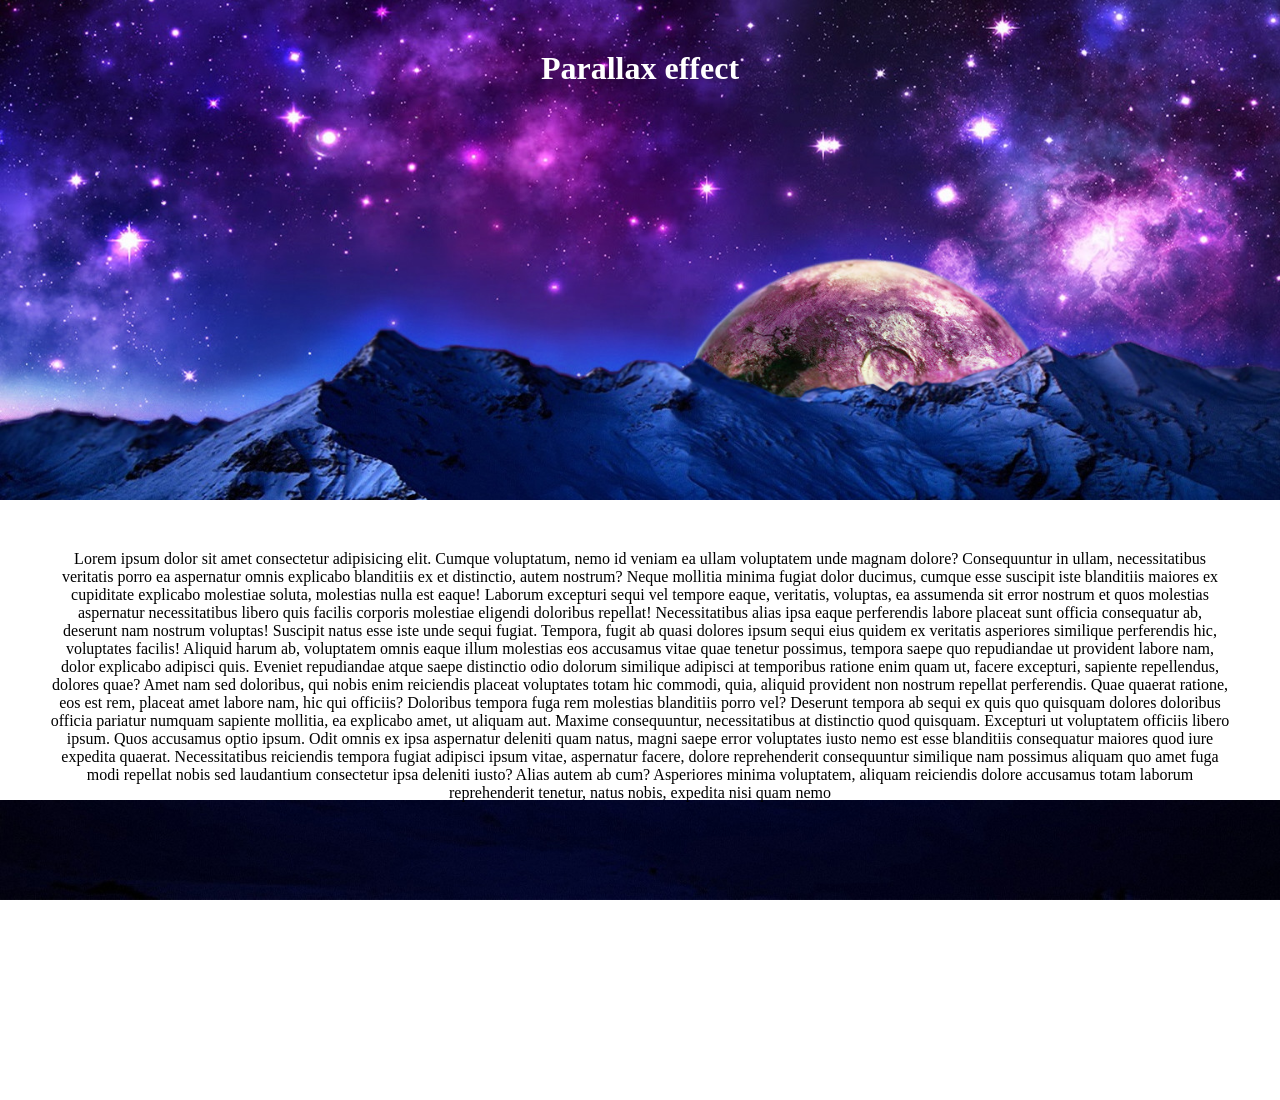
<file: Css-task1/index.html>
<!DOCTYPE html>
<html lang="en">
<head>
    <meta charset="UTF-8">
    <meta http-equiv="X-UA-Compatible" content="IE=edge">
    <meta name="viewport" content="width=device-width, initial-scale=1.0">
    <link rel="stylesheet" href="assets/css/style.css">
    <title>Css Assignment1</title>
</head>
<body>
    <div class="container">
        <h1>Parallax effect</h1>
    </div>
    <div class="first">
        <p>Lorem ipsum dolor sit amet consectetur adipisicing elit. Cumque voluptatum, nemo id veniam ea ullam voluptatem unde magnam dolore? Consequuntur in ullam, necessitatibus veritatis porro ea aspernatur omnis explicabo blanditiis ex et distinctio, autem nostrum? Neque mollitia minima fugiat dolor ducimus, cumque esse suscipit iste blanditiis maiores ex cupiditate explicabo molestiae soluta, molestias nulla est eaque! Laborum excepturi sequi vel tempore eaque, veritatis, voluptas, ea assumenda sit error nostrum et quos molestias aspernatur necessitatibus libero quis facilis corporis molestiae eligendi doloribus repellat! Necessitatibus alias ipsa eaque perferendis labore placeat sunt officia consequatur ab, deserunt nam nostrum voluptas! Suscipit natus esse iste unde sequi fugiat. Tempora, fugit ab quasi dolores ipsum sequi eius quidem ex veritatis asperiores similique perferendis hic, voluptates facilis! Aliquid harum ab, voluptatem omnis eaque illum molestias eos accusamus vitae quae tenetur possimus, tempora saepe quo repudiandae ut provident labore nam, dolor explicabo adipisci quis. Eveniet repudiandae atque saepe distinctio odio dolorum similique adipisci at temporibus ratione enim quam ut, facere excepturi, sapiente repellendus, dolores quae? Amet nam sed doloribus, qui nobis enim reiciendis placeat voluptates totam hic commodi, quia, aliquid provident non nostrum repellat perferendis. Quae quaerat ratione, eos est rem, placeat amet labore nam, hic qui officiis? Doloribus tempora fuga rem molestias blanditiis porro vel? Deserunt tempora ab sequi ex quis quo quisquam dolores doloribus officia pariatur numquam sapiente mollitia, ea explicabo amet, ut aliquam aut. Maxime consequuntur, necessitatibus at distinctio quod quisquam. Excepturi ut voluptatem officiis libero ipsum. Quos accusamus optio ipsum. Odit omnis ex ipsa aspernatur deleniti quam natus, magni saepe error voluptates iusto nemo est esse blanditiis consequatur maiores quod iure expedita quaerat. Necessitatibus reiciendis tempora fugiat adipisci ipsum vitae, aspernatur facere, dolore reprehenderit consequuntur similique nam possimus aliquam quo amet fuga modi repellat nobis sed laudantium consectetur ipsa deleniti iusto? Alias autem ab cum? Asperiores minima voluptatem, aliquam reiciendis dolore accusamus totam laborum reprehenderit tenetur, natus nobis, expedita nisi quam nemo 

    </div>
    <div class="second">
    </div>
    
</body>
</html>
</file>
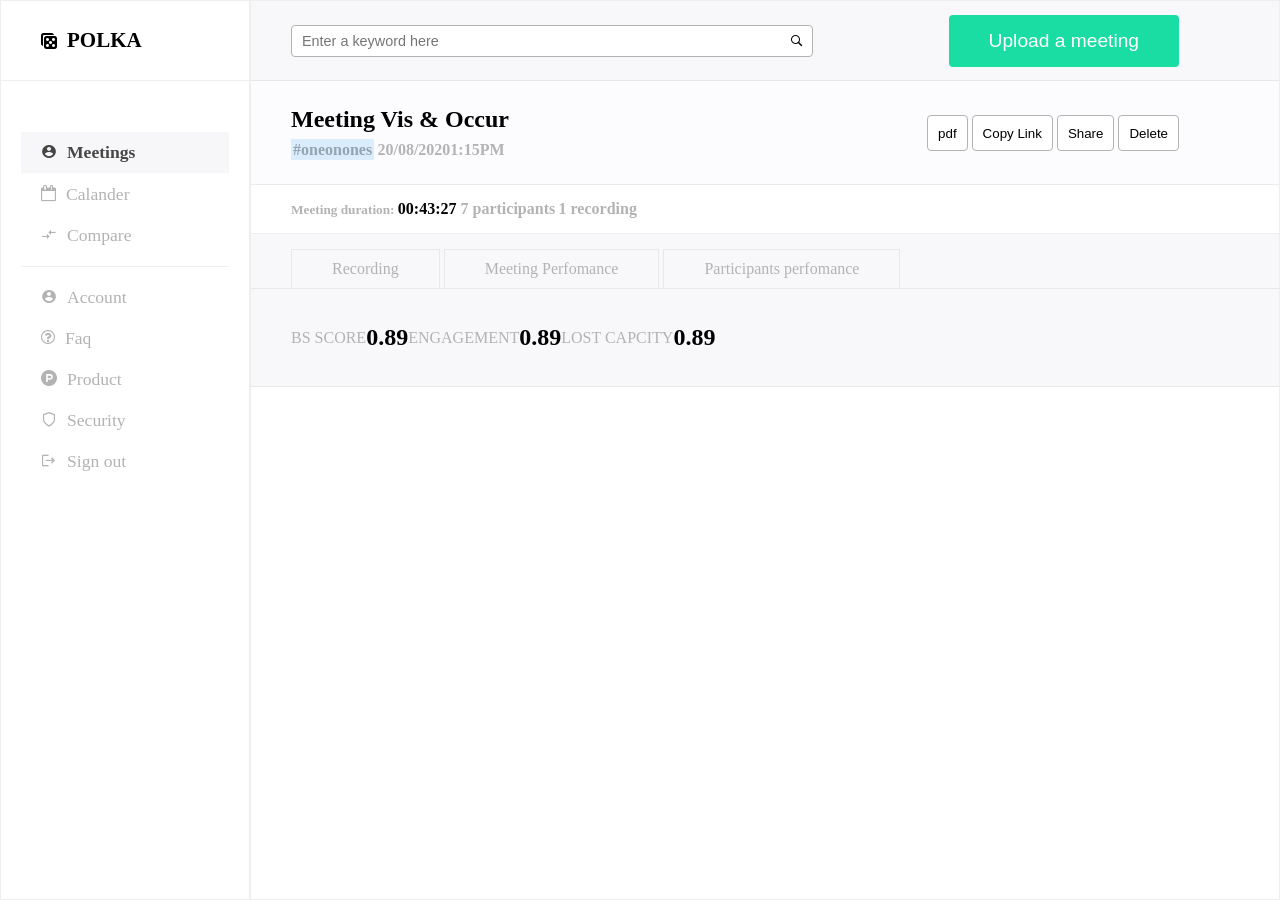
<file: flex-task/index.html>
<!DOCTYPE html>
<html lang="en">

<head>
    <meta charset="UTF-8">
    <meta http-equiv="X-UA-Compatible" content="IE=edge">
    <meta name="viewport" content="width=device-width, initial-scale=1.0">
    <link rel="stylesheet" href="assets/icons/style.css">
    <link rel="stylesheet" href="assets/css/genralcss.css">
    <link rel="stylesheet" href="assets/css/style.css">
    <title>Flex assignmment</title>
</head>

<body>
    <!-- start: wrapper -->
    <div class="wrapper d-flex w-100 h-100 ">

        <!-- start:sidebar -->
        <aside class="sidebar">
            <div class="logo d-flex align-center">
                <span class="icon-dice"></span>
                <h1>POLKA</h1>
            </div>
            <nav class="content d-flex colum">
                <ul class="first">
                    <li class="active nav-list">
                        <a href="#"><span class="icon-account_circle"></span>Meetings</a>
                    </li>
                    <li class="nav-list">
                        <a href="#"><span class="icon-calendar-o"></span>Calander</a>
                    </li>
                    <li class="nav-list">
                        <a href="#"><span class="icon-compare_arrows"></span>Compare</a>
                    </li>
                </ul>
                <ul class="second">
                    <li class="nav-list">
                        <a href="#"><span class="icon-account_circle"></span>Account</a>
                    </li>
                    <li class="nav-list">
                        <a href="#"><span class="icon-question-circle-o"></span>Faq</a>
                    </li>
                    <li class="nav-list">
                        <a href="#"><span class="icon-product-hunt"></span>Product</a>
                    </li>
                    <li class="nav-list">
                        <a href="#"><span class="icon-shield"></span>Security</a>
                    </li>
                    <li class="nav-list">
                        <a href="#"><span class="icon-logout"></span>Sign out</a>
                    </li>
                </ul>
            </nav>
        </aside>
        <!-- start:sidebar -->

        <!-- start:main -->
        <div class="main">
            <header class="d-flex main-header p-container border-bottom bg-primary">
                <input class="header-search" type="search" name="search" id="search"
                    placeholder="Enter a keyword here"><span class="icon-search"></span>
                <button class="meeting-btn"> Upload a meeting</button>
            </header>
            <div class="main-2 d-flex space-beetwin p-container border-bottom align-center bg-secondary">
                <div class="left">
                    <h2>Meeting Vis & Occur</h2>
                    <h5 class="meeting-details primary-color"><span class="hastag">#oneonones</span> <span
                            class="date">20/08/2020</span><span class="time">1:15PM</span> </h5>
                </div>
                <div class="right primary-color">
                    <button class="main-btn">pdf <span></span></button>
                    <button class="main-btn">Copy Link <span></span></button>
                    <button class="main-btn">Share <span></span></button>
                    <button class="main-btn">Delete<span></span></button>
                </div>
            </div>
            <div class="main-3 p-container border-bottom">
                <h5 class="primary-color">Meeting duration: <span class="secondary-color">00:43:27</span><span
                        class="user"> 7 participants</span> <span>1 recording</span> </h5>
            </div>
            <div class="tab-menu border-bottom bg-primary">
                <label class="label-tab primary-color" for="recording">Recording</label>
                <label class="label-tab primary-color" for="meeting">Meeting Perfomance</label>
                <label class="label-tab primary-color" for="participants">Participants perfomance</label>
            </div>
            <div class="main-4 p-container border-bottom bg-primary">
                <input type="radio" id="recording" name="tab-check" checked>
                <div class="recording d-flex align-center">
                    <span class="primary-color">BS SCORE</span>
                    <h2>0.89</h2>
                    <span class="primary-color">ENGAGEMENT</span>
                    <h2>0.89</h2>
                    <span class="primary-color">LOST CAPCITY</span>
                    <h2>0.89</h2>
                </div>
                <input type="radio" id="meeting" name="tab-check">
                <div class="meeting d-flex align-center">
                    <span class="primary-color">BS SCORE</span>
                    <h2>0.89</h2>
                    <span class="primary-color">ENGAGEMENT</span>
                    <h2>0.89</h2>
                </div>
                <div class="meeting d-flex align-center">
                    <span class="primary-color">BS SCORE</span>
                    <h2>0.89</h2>
                    <span class="primary-color">ENGAGEMENT</span>
                    <h2>0.89</h2>
                </div>
                <input type="radio" id="participants" name="tab-check">
                <div class="participants d-flex align-center">
                    <span class="primary-color">BS SCORE</span>
                    <h2>0.89</h2>
                </div>
            </div>
        </div>
        <!-- end:main -->

    </div>
    <!-- end: wrapper -->

</body>

</html>
</file>
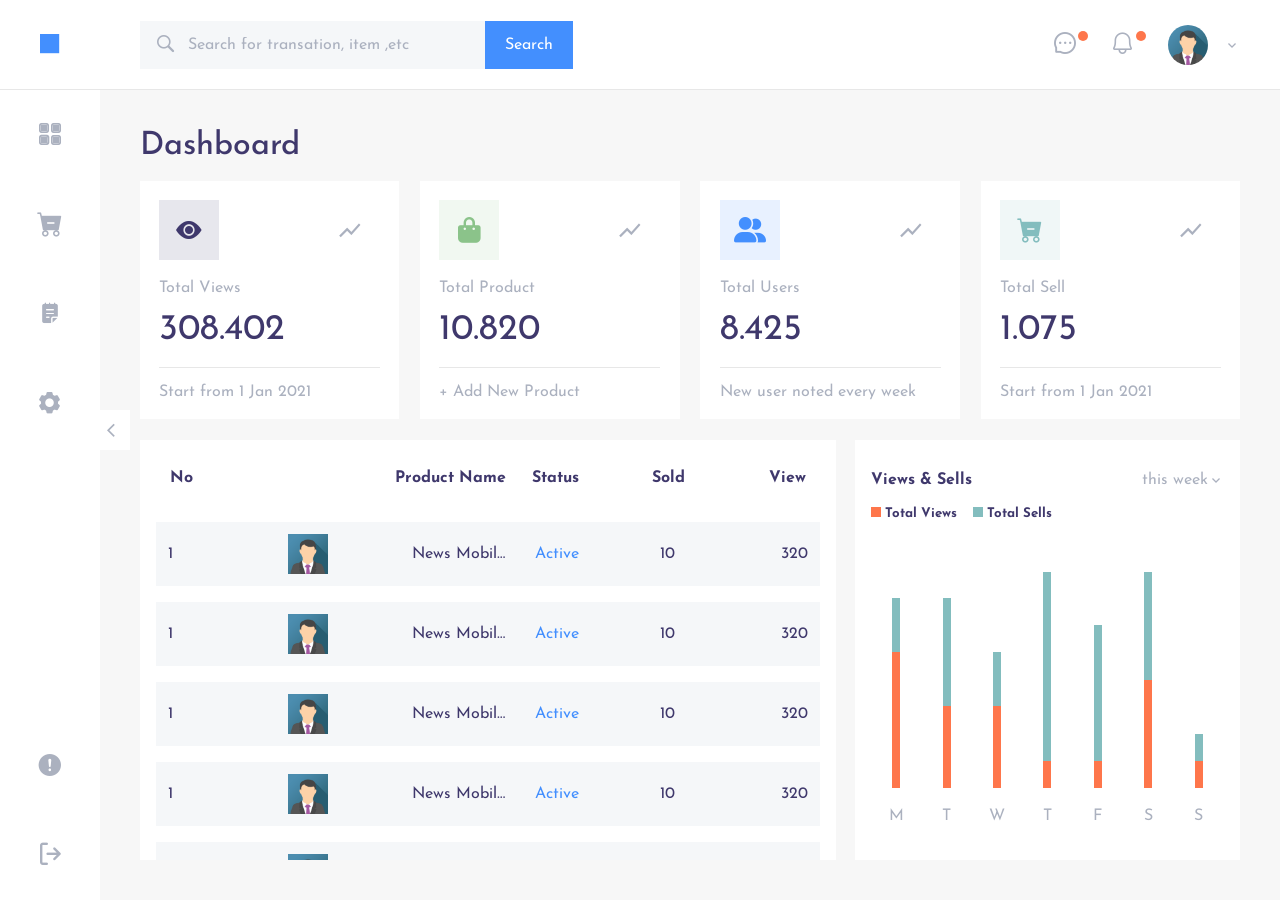
<file: scss/index.html>
<!DOCTYPE html>
<html lang="en">

<head>
    <meta charset="UTF-8">
    <meta http-equiv="X-UA-Compatible" content="IE=edge">
    <meta name="viewport" content="width=device-width, initial-scale=1.0">
    <title>Scss</title>
    <link rel="stylesheet" href="./assets/icons/style.css">
    <link rel="stylesheet" href="./assets/css/style.css">

</head>

<body>
    <div class="main-wrapper h-100 w-100 colum overflow-hidden">
        <!-- header:start -->
        <header class="header row align-center">
            <div class="header-brand row align-center logo justify-center">
                <span class="icons icon-stop2"></span>
            </div>
            <div class="header-right row align-center flex-grow-1">
                
                <div class="header-content row align-center space-between flex-grow-1">
                    <div class="search">
                        <div class="search-input row align-center">
                            <label for="input-search"><span class="search-icon icon-search"></span></label>
                            <input type="search" class="input" placeholder="Search for transation, item ,etc"
                                id="input-search">
                            <button class="button search-button" type="button">Search</button>
                        </div>
                    </div>
                    <div class="toggle-icon">
                        <label for="header-expand" class="header-expand"><span class="icon-arrow_back"></span></label>
                    </div>
                    <input type="checkbox" id="header-expand">
                    <div class="header-profile row align-center">
                        <a href="#" class="notification nav-link-success">
                            <span class="icons icon-message"></span>
                        </a>
                        <a href="#" class="notification nav-link-secondary">
                            <span class="icons icon-bell"></span>
                        </a>
                        <figure class="avtar overflow-hidden row align-center">
                            <img src="./assets/images/img_avatar.png" alt="user_profile">
                        </figure>
                        <span class="icon-keyboard_arrow_down"></span>
                    </div>
                </div>
            </div>
         

        </header>

        <!-- header:end -->
        
        <!-- main:start -->
        <div class="content-wrapper flex-grow-1 row overflow-hidden">
            <!-- sidebar:start -->
            <input type="checkbox" id="chekbox">
            <aside class="sidebar h-100">
                <!-- navbar:start -->
                <nav class="navbar colum align-center space-between h-100 ">
                    <ul class="navbar-itmes flex-grow-1 w-100 vertical-scroll">
                        <li class="list-item">
                            <a href="#" class="nav-link nav-link-secondary ">
                                <span class="icons icon-dashboard-brand"></span>
                            </a>
                        </li>
                        <li class="list-item">
                            <a href="#" class="nav-link nav-link-success">
                                <span class="icons icon-cart"></span>
                            </a>
                        </li>
                        <li class="list-item">
                            <a href="#" class="nav-link nav-link-info">
                                <span class="icons icon-notepad"></span>
                            </a>
                        </li>
                        <li class="list-item ">
                            <a href="#" class="nav-link nav-link-warning">
                                <span class="icons icon-settings"></span>
                            </a>
                        </li>
                    </ul>
                    <ul class="sign-out navbar-itmes ">
                        <li>
                            <a href="#" class="nav-link nav-link-success">
                                <span class="icons icon-warnings"></span>
                            </a>
                        </li>
                        <li>
                            <a href="#" class="nav-link nav-link-danger">
                                <span class="icons icon-sign-out"></span>
                            </a>
                        </li>
                    </ul>
                </nav>
                <!-- navbar:end -->


            </aside>
            <label class="click-toggle" for="chekbox"><span class="icon-arrow_back"></span></label>

            <!-- sidebar:end -->

            <!-- main:start -->
            <div class="main-content flex-grow-1 colum">
                <h2 class="title">Dashboard</h2>
                <!-- card-view-start -->
                <div class="card-view row align-center wrap">
                    <!-- card1:start -->
                    <div class="card-wrapper">
                        <div class="card card-secondary">
                            <div class="row align-center space-between">
                                <span class="card-icon icon-eye icon-secondary">

                                </span>
                                <span class="card-icon icon-show_chart">

                                </span>
                            </div>
                            <h5 class="card-title">
                                Total Views
                            </h5>
                            <h3 class="card-counter">
                                308.402
                            </h3>
                            <p class="card-details">
                                Start from 1 Jan 2021
                            </p>
                        </div>
                    </div>
                    <!-- card1:end -->

                    <!-- card2:start -->
                    <div class="card-wrapper">
                        <div class="card card-warning">
                            <div class="row align-center space-between">
                                <span class="card-icon icon-shopping-bag icon-warning">

                                </span>
                                <span class="card-icon icon-show_chart">

                                </span>
                            </div>
                            <h5 class="card-title">
                                Total Product
                            </h5>
                            <h3 class="card-counter">
                                10.820
                            </h3>
                            <p class="card-details">
                                + Add New Product
                            </p>
                        </div>
                    </div>
                    <!-- card2:end -->

                    <!-- card3:start -->
                    <div class="card-wrapper">
                        <div class="card card-success">
                            <div class="row align-center space-between">
                                <span class="card-icon icon-user-group icon-success ">

                                </span>
                                <span class="card-icon icon-show_chart">

                                </span>
                            </div>
                            <h5 class="card-title">
                                Total Users
                            </h5>
                            <h3 class="card-counter">
                                8.425
                            </h3>
                            <p class="card-details">
                                New user noted every week
                            </p>
                        </div>
                    </div>
                    <!-- card3:end -->

                    <!-- card4:start -->
                    <div class="card-wrapper">
                        <div class="card card-info">
                            <div class="row align-center space-between">
                                <span class="card-icon icon-cart icon-info">

                                </span>
                                <span class="card-icon icon-show_chart">

                                </span>
                            </div>
                            <h5 class="card-title">
                                Total Sell
                            </h5>
                            <h3 class="card-counter">
                                1.075
                            </h3>
                            <p class="card-details">
                                Start from 1 Jan 2021
                            </p>
                        </div>
                    </div>
                    <!-- card4:end -->
                </div>
                <!-- card-view-end -->

                <!-- analysis-view-start -->
                <div class="analysis-view row w-100 overflow-hidden">
                    <!-- table:start -->
                    <div class="table-inner colum">
                        <div class="table-heading w-100">
                            <table class="table w-100">
                                <thead class="heading">
                                    <tr>
                                        <th>No</th>
                                        <th> </figure></th>
                                        <th class="product-name">Product Name</th>
                                        <th>Status</th>
                                        <th>Sold</th>
                                        <th>View</th>
                                    </tr>
                                </thead>
                                <tbody class="table-heading"> 
                                    <td></td>
                                    <td></td>
                                    <td></td>
                                    <td></td>
                                    <td></td>
                                    <td></td>
                                </tbody>

                            </table>
                        </div>

                        <div class="table-scroll" class="vertical-scroll w-100">
                            <table class="table w-100">
                          
                                <tbody>
                                    <tr>
                                        <td>1</td>
                                        <td>
                                            <figure class="cell-profile"><img src="./assets/images/img_avatar.png"
                                                    alt="user_profile"></figure>
                                        </td>
                                        <td class="product">News Mobile App Ui KIT </td>
                                        <td class="active">Active</td>
                                        <td>10</td>
                                        <td>320</td>
                                    </tr>
                                    <tr>
                                        <td>1</td>
                                        <td>
                                            <figure class="cell-profile"><img src="./assets/images/img_avatar.png"
                                                    alt="user_profile"></figure>
                                        </td>
                                        <td class="product">News Mobile App Ui KIT </td>
                                        <td class="active">Active</td>
                                        <td>10</td>
                                        <td>320</td>
                                    </tr>
                                    <tr>
                                        <td>1</td>
                                        <td>
                                            <figure class="cell-profile"><img src="./assets/images/img_avatar.png"
                                                    alt="user_profile"></figure>
                                        </td>
                                        <td class="product">News Mobile App Ui KIT f</td>
                                        <td class="active">Active</td>
                                        <td>10</td>
                                        <td>320</td>
                                    </tr>
                                    <tr>
                                        <td>1</td>
                                        <td>
                                            <figure class="cell-profile"><img src="./assets/images/img_avatar.png"
                                                    alt="user_profile"></figure>
                                        </td>
                                        <td class="product">News Mobile App Ui KIT f</td>
                                        <td class="active">Active</td>
                                        <td>10</td>
                                        <td>320</td>
                                    </tr>
                                    <tr>
                                        <td>1</td>
                                        <td>
                                            <figure class="cell-profile"><img src="./assets/images/img_avatar.png"
                                                    alt="user_profile"></figure>
                                        </td>
                                        <td class="product">News Mobile App Ui KIT f</td>
                                        <td class="active">Active</td>
                                        <td>10</td>
                                        <td>320</td>
                                    </tr>
                                    <tr>
                                        <td>1</td>
                                        <td>
                                            <figure class="cell-profile"><img src="./assets/images/img_avatar.png"
                                                    alt="user_profile"></figure>
                                        </td>
                                        <td class="product">News Mobile App Ui KIT f</td>
                                        <td class="active">Active</td>
                                        <td>10</td>
                                        <td>320</td>
                                    </tr>
                                </tbody>
                            </table>
                        </div>
                    </div>
                       <!-- statistics:start -->
                       <div class="statistics colum space-between">
                           <div>
                        <div class="statistics-details row align-center space-between">
                            <h5 class="details">Views & Sells</h5>
                            <p class="week-options row align-center">this week <span
                                    class="icon-keyboard_arrow_down"></span></p>
    
                        </div>
                        <div class="statistics-info row align-center">
                            <div class="info row">
                                <span class="icon-square"></span>
                                <h5>Total Views</h5>
                            </div>
                            <div class="info row">
                                <span class="icon-square"></span>
                                <h5>Total Sells</h5>
                            </div>
                        </div>
                        </div>
                        <!-- graph:start     -->
                        <div class="statistics-graph row">
                            <div class="grid-line">
                                <div class="sell h-20"></div>
                                <div class="view h-50"></div>
                                <p>M</p>
                            </div>
                            <div class="grid-line">
                                <div class="sell h-40"></div>
                                <div class="view h-30"></div>
                                <p>T</p>
                            </div>
                            <div class="grid-line">
                                <div class="sell h-20"></div>
                                <div class="view h-30"></div>
                                <p>W</p>
                            </div>
                            <div class="grid-line">
                                <div class="sell h-70"></div>
                                <div class="view h-10"></div>
                                <p>T</p>
                            </div>
                            <div class="grid-line">
                                <div class="sell h-50"></div>
                                <div class="view h-10"></div>
                                <p>F</p>
                            </div>
                            <div class="grid-line">
                                <div class="sell h-50"></div>
                                <div class="view h-50"></div>
                                <p>S</p>
                            </div>
                            <div class="grid-line">
                                <div class="sell h-10"></div>
                                <div class="view h-10"></div>
                                <p>S</p>
                            </div>
                        </div>
                        <!-- graph:end     -->
                    </div>
                    <!-- statistics:end -->
                </div>
                 
                <!-- table:end -->

            
            </div>
            <!-- analysis-view-end -->
        </div>
        <!-- main:end -->
    </div>

    </div>
</body>

</html>
</file>
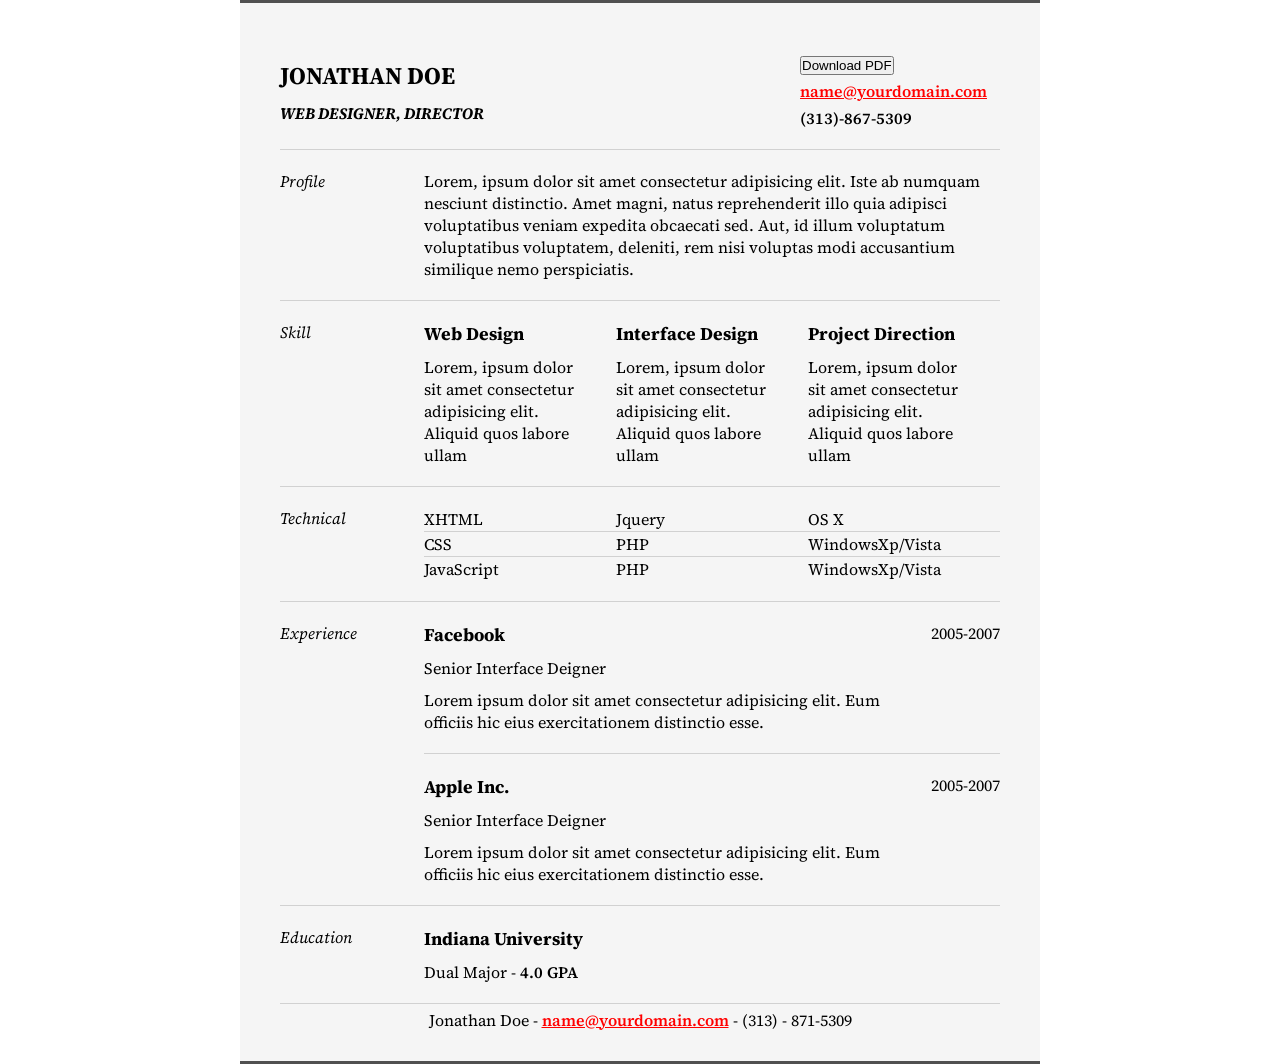
<file: Task-5/index.html>
<!DOCTYPE html>
<html lang="en">

<head>
    <meta charset="UTF-8">
    <meta http-equiv="X-UA-Compatible" content="IE=edge">
    <meta name="viewport" content="width=device-width, initial-scale=1.0">
    <link rel="preconnect" href="https://fonts.googleapis.com">
    <link rel="preconnect" href="https://fonts.gstatic.com" crossorigin>
    <link href="https://fonts.googleapis.com/css2?family=Source+Serif+Pro&display=swap" rel="stylesheet">
    <title>Assignment-5</title>
    <style>
        * {
            box-sizing: border-box;
            margin: 0px;
            padding: 0px;
        }

        body {
            font-family: 'Source Serif Pro', serif;
        }

        .resume-mocup {
            width: 800px;
            background-color: #f5f5f5;
            border-top: 3px solid #505050;
            border-bottom: 3px solid #505050;
            padding: 30px 40px;
            margin: 0px auto;
        }

        table {
            border-collapse: collapse;
        }

        tr.border {
            border-bottom: 1px solid #d1d1d1;
        }

        .vertical-top {
            width: 20%;
            vertical-align: top;
        }

        .text-left {
            text-align: left;
        }

        .text-right {
            text-align: right;
        }
        .title{
            text-transform: uppercase;
        }
        .title h1{
            margin-bottom: 10px;
        }
        .subtitle{
            font-size: 18px;
            margin-bottom: 10px;
        }

        .wd-100 {
            width: 100%;
        }

        .top-right {
            width: 200px;
        }

        .top-right button {
            margin-bottom: 5px;
        }

        .contact-no {
            margin-top: 5px;
            font-weight: 600;
        }

        .inner-table tr td {
            padding: 0px 25px 0px 0px;
        }

        .pd-none {
            padding: 0px;
        }

        p.mb-20 {
            margin-bottom: 20px;
        }

        p.mt-10 {
            margin-top: 10px;
        }

        td {
            padding: 20px 0px;
        }
        .padding-none td {
            padding: 1px 0px;
            width: 33%;
        }

        a.red {
            color: red;
            font-weight: 600;
        }

        table.footer-content {
            text-align: center;
            margin-top: 5px;
        }
    </style>
</head>

<body>
    <section class="resume-mocup">
        <table class="text-left wd-100">
            <tr class="border">
                <th class="title">
                    <h1>jonathan doe</h1>
                    <p><i>web designer, director</i></p>
                </th>
                <td class="top-right">
                    <button>Download PDF</button>
                    <p><a class="red" href="mailto:name@yourdomain.com">name@yourdomain.com</a></p>
                    <p class="contact-no">(313)-867-5309</p>
                </td>
            </tr>
        </table>
        <table>
            <tr class="border">
                <td class="vertical-top"><i>Profile</i></td>
                <td colspan="3">
                    <p>Lorem, ipsum dolor sit amet consectetur adipisicing elit. Iste ab numquam nesciunt distinctio.
                        Amet magni, natus reprehenderit illo quia adipisci voluptatibus veniam expedita obcaecati sed.
                        Aut, id illum voluptatum voluptatibus voluptatem, deleniti, rem nisi voluptas modi accusantium
                        similique nemo perspiciatis.</p>
                </td>
            </tr>
            <tr class="border">
                <td class="vertical-top"><i>Skill</i></td>
                <td>
                    <table class="inner-table">
                        <tr>
                            <td>
                                <h2 class="subtitle">Web Design</h2>
                                <p>Lorem, ipsum dolor sit amet consectetur adipisicing elit. Aliquid quos labore ullam
                                </p>
                            </td>
                            <td>
                                <h2 class="subtitle">Interface Design</h2>
                                <p>Lorem, ipsum dolor sit amet consectetur adipisicing elit. Aliquid quos labore ullam
                                </p>
                            </td>
                            <td>
                                <h2 class="subtitle">Project Direction</h2>
                                <p>Lorem, ipsum dolor sit amet consectetur adipisicing elit. Aliquid quos labore ullam
                                </p>
                            </td>
                        </tr>
                    </table>
                </td>
            </tr>
            <tr class="border">
                <td class="vertical-top"><i>Technical</i></td>
                <td>
                    <table class="padding-none" style="width: 100%;">
                        <tr class="border">
                            <td>XHTML</td>
                            <td>Jquery</td>
                            <td>OS X</td>

                        </tr>
                        <tr class="border">
                            <td>CSS</td>
                            <td>PHP</td>
                            <td>WindowsXp/Vista</td>

                        </tr>
                        <tr>
                            <td>JavaScript</td>
                            <td>PHP</td>

                            <td>WindowsXp/Vista</td>
                        </tr>
                    </table>
                </td>
            </tr>
            <tr class="border">
                <td class="vertical-top"><i>Experience</i></td>
                <td class="wd-100 pd-none">
                    <table>
                        <tr class="border">
                            <td>
                                <h2 class="subtitle">Facebook</h2>
                                <p>Senior Interface Deigner</p>
                                <p class="mt-10">
                                    Lorem ipsum dolor sit amet consectetur adipisicing elit. Eum officiis hic eius
                                    exercitationem distinctio esse.
                                </p>
                            </td>
                            <td class="vertical-top text-right">
                                <p>2005-2007</p>
                            </td>
                        </tr>
                        <tr>
                            <td>
                                <h2 class="subtitle">Apple Inc.</h2>
                                <p>Senior Interface Deigner</p>
                                <p class="mt-10">
                                    Lorem ipsum dolor sit amet consectetur adipisicing elit. Eum officiis hic eius
                                    exercitationem distinctio esse.
                                </p>
                            </td>
                            <td class="vertical-top text-right">
                                <p>2005-2007</p>
                            </td>
                        </tr>
                    </table>
                </td>
            </tr>
            <tr class="border">
                <td class="vertical-top"><i>Education</i></td>
                <td>
                    <h2 class="subtitle">Indiana University</h2>
                    <p>Dual Major - <span style="font-weight: 600;">4.0 GPA</span></p>
                </td>
            </tr>
            <tr>
                <table class="footer-content wd-100">
                    <tr>
                        <td class="pd-none">
                            <p>Jonathan Doe - <a class="red" href="mailto:name@yourdomain.com">name@yourdomain.com</a> -
                                (313) -
                                871-5309</p>
                        </td>
                    </tr>
                </table>
            </tr>
        </table>
    </section>

</body>

</html>
</file>
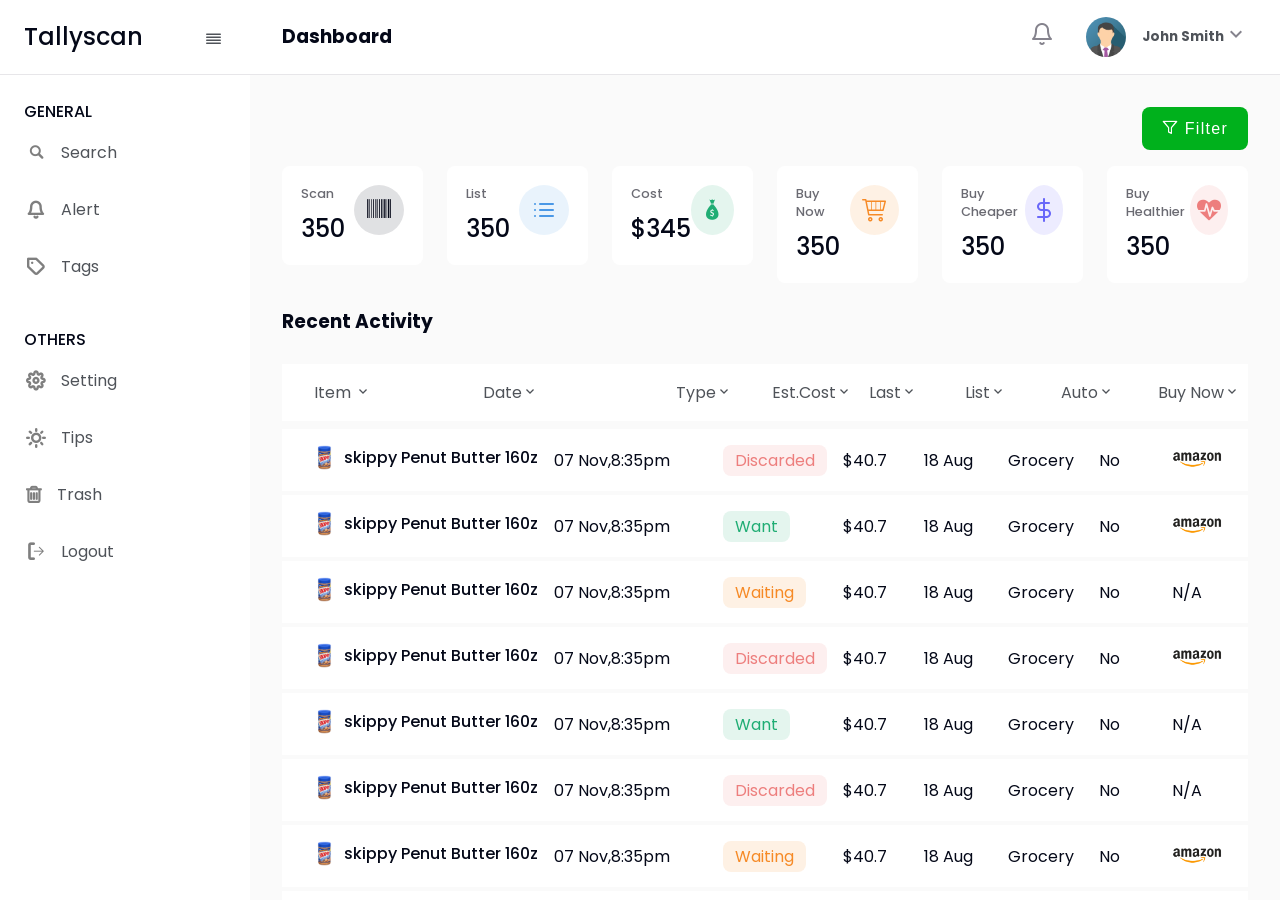
<file: Viral Patel- Assessment Scss/index.html>
<!DOCTYPE html>
<html lang="en">

<head>
    <meta charset="UTF-8">
    <meta http-equiv="X-UA-Compatible" content="IE=edge">
    <meta name="viewport" content="width=device-width, initial-scale=1.0">
    <title>Scss Assissetment</title>
    <link rel="stylesheet" href="./assets/icons/style.css">
    <link rel="stylesheet" href="./assets/css/style.css">

</head>

<body>
    <div class="main-wrapper h-100 w-100 colum overflow-hidden">
        <!-- header:start -->
        <input type="checkbox" id="sidebar-expand">

        <header class="header row align-center">
            <div class="header-brand row align-center logo space-between">
                <h1 class="heading text-text-secondary">Tallyscan</h1>
                <label for="sidebar-expand" class="menu-icon"><span class="brand-icon icon-lines"></span></label>
            </div>
            <div class="header-content row align-center space-between flex-grow-1">
                <h3 class="sub-heading text-text-secondary">Dashboard</h3>
                <div class="header-profile row align-center">
                    <input type="checkbox" id="profile-toggle">
                    <a href="#" class="notification nav-link-secondary">
                        <span class="icons icon-bell"></span>
                    </a>
                    <figure class="avtar overflow-hidden row align-center">
                        <img src="./assets/images/img_avatar.png" alt="user_profile">
                    </figure>
                    <h5 class="text-text-primary user-name">John Smith</h5>
                    <label for="profile-toggle" class="arrow"><span class="icons icon-arrow_down"></span></label>
                </div>
            </div>

        </header>
        <!-- header:end -->

        <!-- main:start -->
        <div class="content-wrapper flex-grow-1 row overflow-hidden">
            <!-- sidebar:start -->
            <aside class="sidebar colum overflow-hidden">
                <ul class="list-general vertical-scroll">
                    <h4 class="sidebar-details">GENERAL</h4>
                    <li class="list-items"><a href="#" class="nav-link nav-link-success row"><span class="icon icon-search"></span>
                            <h5>Search</h5>
                        </a></li>
                    <li class="list-items"><a href="#" class="nav-link nav-link-secondary row"><span class="icon icon-bell"></span>
                            <h5>Alert</h5>
                        </a></li>
                    <li class="list-items"><a href="#" class="nav-link nav-link-success row"><span class="icon icon-tag"></span>
                            <h5>Tags</h5>
                        </a></li>
                </ul>
                <ul class="list-others  vertical-scroll">
                    <h4 class="sidebar-details">OTHERS</h4>
                    <li class="list-items"><a href="#" class="nav-link nav-link-danger row"><span class="icon icon-settings"></span>
                            <h5>Setting</h5>
                        </a></li>
                    <li class="list-items"><a href="#" class="nav-link nav-link-warning row"><span class="icon icon-tips"></span>
                            <h5>Tips</h5>
                        </a></li>
                    <li class="list-items"><a href="#" class="nav-link nav-link-info row"><span class="icon icon-trash"></span>
                            <h5>Trash</h5>
                        </a></li>
                    <li class="list-items"><a href="#" class="nav-link nav-link-primary row"><span class="icon icon-sign-out"></span>
                            <h5>Logout</h5>
                        </a></li>
                </ul>
            </aside>
            <!-- sidebar:end    -->

            <!-- main-display-content:start -->
            <div class="main-content flex-grow-1 colum">
                <!-- button:start -->
                <div class="filter-button row justify-end">
                    <button class="button"><span class="icon icon-filter"></span> Filter</button>
                </div>
                <!-- button:end -->

                <!-- card-view:start -->
                <div class="card-display row">
                    <!-- card-1:start -->
                    <div class="card-wrapper">
                        <div class="card-inner row space-between card-text-secondary">
                            <div class="card-details colum">
                                <h5 class="title">Scan</h5>
                                <h4 class="count">350</h4>
                            </div>
                            <div class="card-icon row align-center justify-center icon-text-secondary"><span class="icon-barcode"></span></div>
                        </div>
                    </div>
                    <!-- card-1:end -->

                    <!-- card-2:start -->
                    <div class="card-wrapper">
                        <div class="card-inner row space-between card-primary">
                            <div class="card-details colum">
                                <h5 class="title">List</h5>
                                <h4 class="count">350</h4>
                            </div>
                            <div class="card-icon row align-center justify-center icon-primary"><span class="icon-list"></span></div>
                        </div>
                    </div>
                    <!-- card-2:end -->

                    <!-- card-3:start -->
                    <div class="card-wrapper">
                        <div class="card-inner row space-between card-info">
                            <div class="card-details colum">
                                <h5 class="title">Cost</h5>
                                <h4 class="count">$345</h4>
                            </div>
                            <div class="card-icon row align-center justify-center icon-info"><span class="icon-money-bag"></span></div>
                        </div>
                    </div>
                    <!-- card-3:end -->

                    <!-- card-4:start -->
                    <div class="card-wrapper">
                        <div class="card-inner row space-between card-warning">
                            <div class="card-details colum">
                                <h5 class="title">Buy Now</h5>
                                <h4 class="count">350</h4>
                            </div>
                            <div class="card-icon row align-center justify-center icon-warning"><span class="icon-cart"></span></div>
                        </div>
                    </div>
                    <!-- card-4:end -->

                    <!-- card-5:start -->
                    <div class="card-wrapper">
                        <div class="card-inner row space-between card-success">
                            <div class="card-details colum">
                                <h5 class="title">Buy Cheaper</h5>
                                <h4 class="count">350</h4>
                            </div>
                            <div class="card-icon row align-center justify-center icon-success"><span class="icon-dollar"></span></div>
                        </div>
                    </div>
                    <!-- card-5:end -->

                    <!-- card-6:start -->
                    <div class="card-wrapper">
                        <div class="card-inner row space-between card-danger">
                            <div class="card-details colum">
                                <h5 class="title">Buy Healthier</h5>
                                <h4 class="count">350</h4>
                            </div>
                            <div class="card-icon row align-center justify-center icon-danger"><span class="icon-heartbeat"></span></div>
                        </div>
                    </div>
                    <!-- card-6:end -->

                </div>
                <!-- card-view:end -->

                <!-- table-wrapper -->
                <div class="table-wrapper w-100">
                    <h3 class="sub-heading text-text-secondary">
                        Recent Activity
                    </h3>
                    <!-- table:start -->
                    <div class="table-wrapper">
                        <div class="table-heading w-100">
                            <table class="w-100">
                                <thead>
                                    <tr>
                                        <th>Item <span class="icon-arrow_down"></span></th>
                                        <th>Date<span class="icon-arrow_down"></span></th>
                                        <th>Type<span class="icon-arrow_down"></span></th>
                                        <th>Est.Cost<span class="icon-arrow_down"></span></th>
                                        <th>Last<span class="icon-arrow_down"></span></th>
                                        <th>List<span class="icon-arrow_down"></span></th>
                                        <th>Auto<span class="icon-arrow_down"></span></th>
                                        <th>Buy Now<span class="icon-arrow_down"></span></th>
                                    </tr>
                                </thead>
                            </table>                          
                        </div>
                        <div class="table-body w-100">
                            <table class="w-100">
                                <tbody>
                                    <tr>
                                        <td class="row">
                                            <figure class="product-image"><img src="./assets/images/product-image.png" alt="product-image"></figure><p>skippy Penut Butter 160z</p>
                                        </td>
                                        <td>07 Nov,8:35pm</td>
                                        <td ><span class="type type-danger">Discarded</span></td>
                                        <td>$40.7</td>
                                        <td>18 Aug</td>
                                        <td>Grocery</td>
                                        <td>No</td>
                                        <td>
                                            <figure class="seller-image"><img src="./assets/images/seller-image.png" alt="seller-image"></figure>
                                        </td>
                                    </tr>
                                    <tr>
                                        <td class="row">
                                            <figure class="product-image"><img src="./assets/images/product-image.png" alt="product-image"></figure><p>skippy Penut Butter 160z</p>
                                        </td>
                                        <td>07 Nov,8:35pm</td>
                                        <td><span class="type type-info">Want</span></td>
                                        <td>$40.7</td>
                                        <td>18 Aug</td>
                                        <td>Grocery</td>
                                        <td>No</td>
                                        <td>
                                            <figure class="seller-image"><img src="./assets/images/seller-image.png" alt="seller-image"></figure>
                                        </td>
                                    </tr>
                                    <tr>
                                        <td class="row">
                                            <figure class="product-image"><img src="./assets/images/product-image.png" alt="product-image"></figure><p>skippy Penut Butter 160z</p>
                                        </td>
                                        <td>07 Nov,8:35pm</td>
                                        <td><span class="type type-warning">Waiting</span></td>
                                        <td>$40.7</td>
                                        <td>18 Aug</td>
                                        <td>Grocery</td>
                                        <td>No</td>
                                        <td>
                                           N/A
                                        </td>
                                    </tr>
                                    <tr>
                                        <td class="row">
                                            <figure class="product-image"><img src="./assets/images/product-image.png" alt="product-image"></figure><p>skippy Penut Butter 160z</p>
                                        </td>
                                        <td>07 Nov,8:35pm</td>
                                        <td><span class="type type-danger">Discarded</span></td>
                                        <td>$40.7</td>
                                        <td>18 Aug</td>
                                        <td>Grocery</td>
                                        <td>No</td>
                                        <td>
                                            <figure class="seller-image"><img src="./assets/images/seller-image.png" alt="seller-image"></figure>
                                        </td>
                                    </tr>
                                    <tr>
                                        <td class="row">
                                            <figure class="product-image"><img src="./assets/images/product-image.png" alt="product-image"></figure><p>skippy Penut Butter 160z</p>
                                        </td>
                                        <td>07 Nov,8:35pm</td>
                                        <td><span class="type type-info">Want</span></td>
                                        <td>$40.7</td>
                                        <td>18 Aug</td>
                                        <td>Grocery</td>
                                        <td>No</td>
                                        <td>
                                            N/A
                                        </td>
                                    </tr>
                                    <tr>
                                        <td class="row">
                                            <figure class="product-image"><img src="./assets/images/product-image.png" alt="product-image"></figure><p>skippy Penut Butter 160z</p>
                                        </td>
                                        <td>07 Nov,8:35pm</td>
                                        <td><span class="type type-danger">Discarded</span></td>
                                        <td>$40.7</td>
                                        <td>18 Aug</td>
                                        <td>Grocery</td>
                                        <td>No</td>
                                        <td>
                                          N/A
                                        </td>
                                    </tr>
                                    <tr>
                                        <td class="row">
                                            <figure class="product-image"><img src="./assets/images/product-image.png" alt="product-image"></figure><p>skippy Penut Butter 160z</p>
                                        </td>
                                        <td>07 Nov,8:35pm</td>
                                        <td><span class="type type-warning">Waiting</span></td>
                                        <td>$40.7</td>
                                        <td>18 Aug</td>
                                        <td>Grocery</td>
                                        <td>No</td>
                                        <td>
                                            <figure class="seller-image"><img src="./assets/images/seller-image.png" alt="seller-image"></figure>
                                        </td>
                                    </tr>
                                    <tr>
                                        <td class="row">
                                            <figure class="product-image"><img src="./assets/images/product-image.png" alt="product-image"></figure><p>skippy Penut Butter 160z</p>
                                        </td>
                                        <td>07 Nov,8:35pm</td>
                                        <td><span class="type type-danger">Discarded</span></td>
                                        <td>$40.7</td>
                                        <td>18 Aug</td>
                                        <td>Grocery</td>
                                        <td>No</td>
                                        <td>
                                           N/A
                                        </td>
                                    </tr>
                                </tbody>
                            </table>
                        </div>
                      
                    </div>
                    <!-- table:end -->

                </div>

            </div>
            <!-- main-display-content:end -->
        </div>
        <!-- main:end -->
    </div>

    </div>
</body>

</html>
</file>
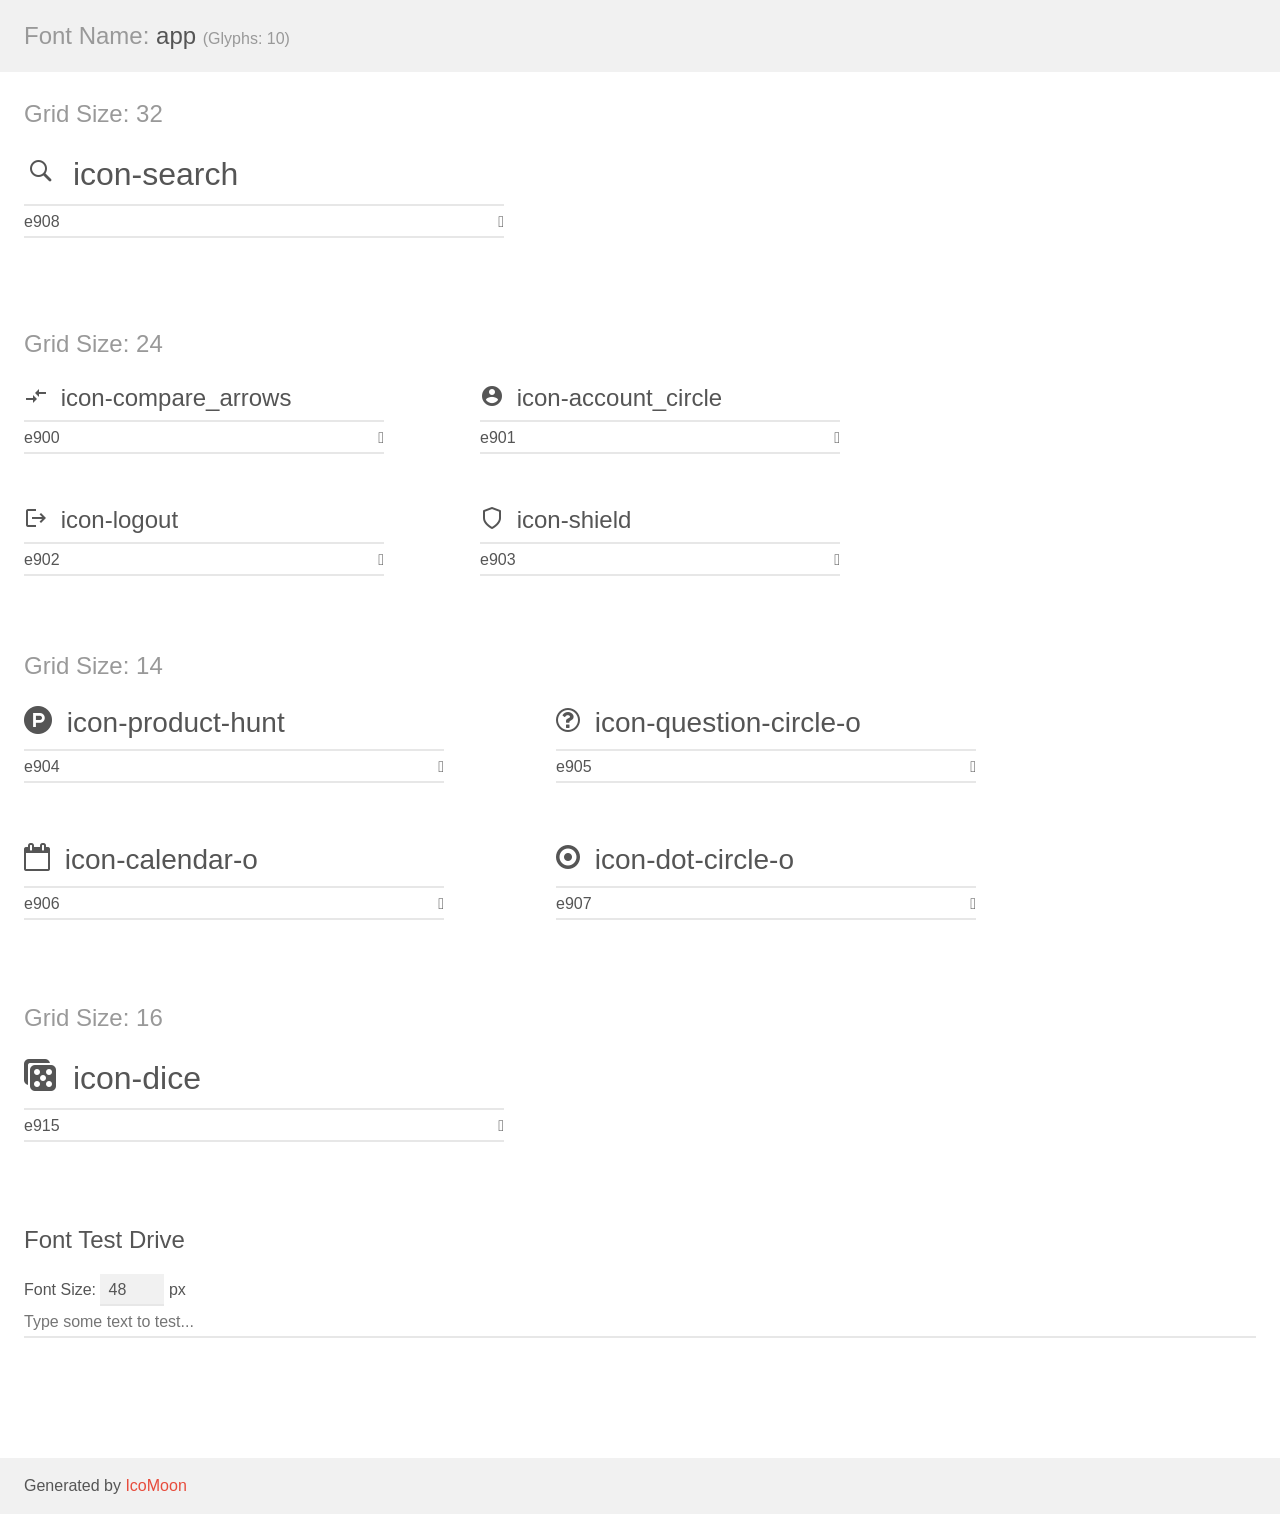
<file: flex-task/assets/icons/demo.html>
<!doctype html>
<html>
<head>
    <meta charset="utf-8">
    <title>IcoMoon Demo</title>
    <meta name="description" content="An Icon Font Generated By IcoMoon.io">
    <meta name="viewport" content="width=device-width, initial-scale=1">
    <link rel="stylesheet" href="demo-files/demo.css">
    <link rel="stylesheet" href="style.css"></head>
<body>
    <div class="bgc1 clearfix">
        <h1 class="mhmm mvm"><span class="fgc1">Font Name:</span> app <small class="fgc1">(Glyphs:&nbsp;10)</small></h1>
    </div>
    <div class="clearfix mhl ptl">
        <h1 class="mvm mtn fgc1">Grid Size: 32</h1>
        <div class="glyph fs1">
            <div class="clearfix bshadow0 pbs">
                <span class="icon-search"></span>
                <span class="mls"> icon-search</span>
            </div>
            <fieldset class="fs0 size1of1 clearfix hidden-false">
                <input type="text" readonly value="e908" class="unit size1of2" />
                <input type="text" maxlength="1" readonly value="&#xe908;" class="unitRight size1of2 talign-right" />
            </fieldset>
            <div class="fs0 bshadow0 clearfix hidden-true">
                <span class="unit pvs fgc1">liga: </span>
                <input type="text" readonly value="" class="liga unitRight" />
            </div>
        </div>
    </div>
    <div class="clearfix mhl ptl">
        <h1 class="mvm mtn fgc1">Grid Size: 24</h1>
        <div class="glyph fs2">
            <div class="clearfix bshadow0 pbs">
                <span class="icon-compare_arrows"></span>
                <span class="mls"> icon-compare_arrows</span>
            </div>
            <fieldset class="fs0 size1of1 clearfix hidden-false">
                <input type="text" readonly value="e900" class="unit size1of2" />
                <input type="text" maxlength="1" readonly value="&#xe900;" class="unitRight size1of2 talign-right" />
            </fieldset>
            <div class="fs0 bshadow0 clearfix hidden-true">
                <span class="unit pvs fgc1">liga: </span>
                <input type="text" readonly value="" class="liga unitRight" />
            </div>
        </div>
        <div class="glyph fs2">
            <div class="clearfix bshadow0 pbs">
                <span class="icon-account_circle"></span>
                <span class="mls"> icon-account_circle</span>
            </div>
            <fieldset class="fs0 size1of1 clearfix hidden-false">
                <input type="text" readonly value="e901" class="unit size1of2" />
                <input type="text" maxlength="1" readonly value="&#xe901;" class="unitRight size1of2 talign-right" />
            </fieldset>
            <div class="fs0 bshadow0 clearfix hidden-true">
                <span class="unit pvs fgc1">liga: </span>
                <input type="text" readonly value="" class="liga unitRight" />
            </div>
        </div>
        <div class="glyph fs2">
            <div class="clearfix bshadow0 pbs">
                <span class="icon-logout"></span>
                <span class="mls"> icon-logout</span>
            </div>
            <fieldset class="fs0 size1of1 clearfix hidden-false">
                <input type="text" readonly value="e902" class="unit size1of2" />
                <input type="text" maxlength="1" readonly value="&#xe902;" class="unitRight size1of2 talign-right" />
            </fieldset>
            <div class="fs0 bshadow0 clearfix hidden-true">
                <span class="unit pvs fgc1">liga: </span>
                <input type="text" readonly value="" class="liga unitRight" />
            </div>
        </div>
        <div class="glyph fs2">
            <div class="clearfix bshadow0 pbs">
                <span class="icon-shield"></span>
                <span class="mls"> icon-shield</span>
            </div>
            <fieldset class="fs0 size1of1 clearfix hidden-false">
                <input type="text" readonly value="e903" class="unit size1of2" />
                <input type="text" maxlength="1" readonly value="&#xe903;" class="unitRight size1of2 talign-right" />
            </fieldset>
            <div class="fs0 bshadow0 clearfix hidden-true">
                <span class="unit pvs fgc1">liga: </span>
                <input type="text" readonly value="" class="liga unitRight" />
            </div>
        </div>
    </div>
    <div class="clearfix mhl ptl">
        <h1 class="mvm mtn fgc1">Grid Size: 14</h1>
        <div class="glyph fs3">
            <div class="clearfix bshadow0 pbs">
                <span class="icon-product-hunt"></span>
                <span class="mls"> icon-product-hunt</span>
            </div>
            <fieldset class="fs0 size1of1 clearfix hidden-false">
                <input type="text" readonly value="e904" class="unit size1of2" />
                <input type="text" maxlength="1" readonly value="&#xe904;" class="unitRight size1of2 talign-right" />
            </fieldset>
            <div class="fs0 bshadow0 clearfix hidden-true">
                <span class="unit pvs fgc1">liga: </span>
                <input type="text" readonly value="" class="liga unitRight" />
            </div>
        </div>
        <div class="glyph fs3">
            <div class="clearfix bshadow0 pbs">
                <span class="icon-question-circle-o"></span>
                <span class="mls"> icon-question-circle-o</span>
            </div>
            <fieldset class="fs0 size1of1 clearfix hidden-false">
                <input type="text" readonly value="e905" class="unit size1of2" />
                <input type="text" maxlength="1" readonly value="&#xe905;" class="unitRight size1of2 talign-right" />
            </fieldset>
            <div class="fs0 bshadow0 clearfix hidden-true">
                <span class="unit pvs fgc1">liga: </span>
                <input type="text" readonly value="" class="liga unitRight" />
            </div>
        </div>
        <div class="glyph fs3">
            <div class="clearfix bshadow0 pbs">
                <span class="icon-calendar-o"></span>
                <span class="mls"> icon-calendar-o</span>
            </div>
            <fieldset class="fs0 size1of1 clearfix hidden-false">
                <input type="text" readonly value="e906" class="unit size1of2" />
                <input type="text" maxlength="1" readonly value="&#xe906;" class="unitRight size1of2 talign-right" />
            </fieldset>
            <div class="fs0 bshadow0 clearfix hidden-true">
                <span class="unit pvs fgc1">liga: </span>
                <input type="text" readonly value="" class="liga unitRight" />
            </div>
        </div>
        <div class="glyph fs3">
            <div class="clearfix bshadow0 pbs">
                <span class="icon-dot-circle-o"></span>
                <span class="mls"> icon-dot-circle-o</span>
            </div>
            <fieldset class="fs0 size1of1 clearfix hidden-false">
                <input type="text" readonly value="e907" class="unit size1of2" />
                <input type="text" maxlength="1" readonly value="&#xe907;" class="unitRight size1of2 talign-right" />
            </fieldset>
            <div class="fs0 bshadow0 clearfix hidden-true">
                <span class="unit pvs fgc1">liga: </span>
                <input type="text" readonly value="" class="liga unitRight" />
            </div>
        </div>
    </div>
    <div class="clearfix mhl ptl">
        <h1 class="mvm mtn fgc1">Grid Size: 16</h1>
        <div class="glyph fs4">
            <div class="clearfix bshadow0 pbs">
                <span class="icon-dice"></span>
                <span class="mls"> icon-dice</span>
            </div>
            <fieldset class="fs0 size1of1 clearfix hidden-false">
                <input type="text" readonly value="e915" class="unit size1of2" />
                <input type="text" maxlength="1" readonly value="&#xe915;" class="unitRight size1of2 talign-right" />
            </fieldset>
            <div class="fs0 bshadow0 clearfix hidden-true">
                <span class="unit pvs fgc1">liga: </span>
                <input type="text" readonly value="dice, game" class="liga unitRight" />
            </div>
        </div>
    </div>

    <!--[if gt IE 8]><!-->
    <div class="mhl clearfix mbl">
        <h1>Font Test Drive</h1>
        <label>
            Font Size: <input id="fontSize" type="number" class="textbox0 mbm"
            min="8" value="48" />
            px
        </label>
        <input id="testText" type="text" class="phl size1of1 mvl"
        placeholder="Type some text to test..." value=""/>
        <div id="testDrive" class="icon-" style="font-family: app">&nbsp;
        </div>
    </div>
    <!--<![endif]-->
    <div class="bgc1 clearfix">
        <p class="mhl">Generated by <a href="https://icomoon.io/app">IcoMoon</a></p>
    </div>

    <script src="demo-files/demo.js"></script>
</body>
</html>
</file>
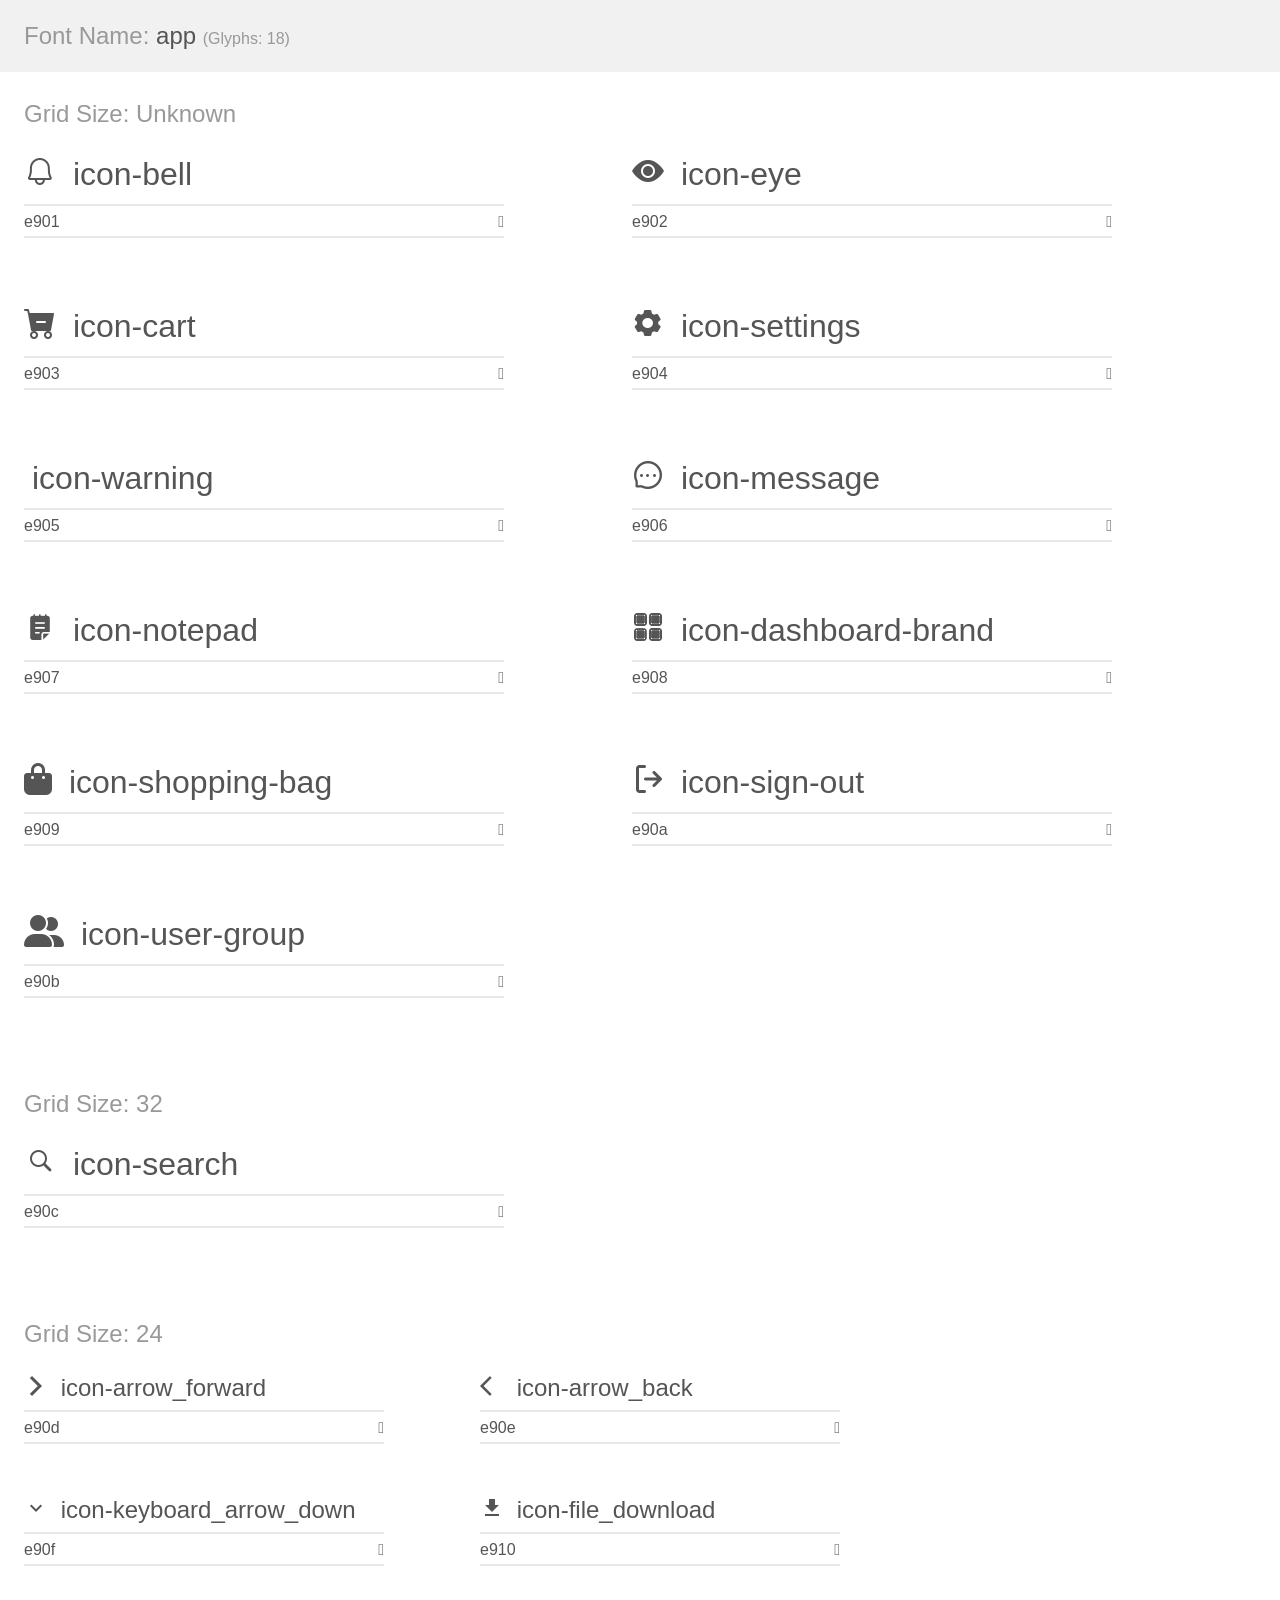
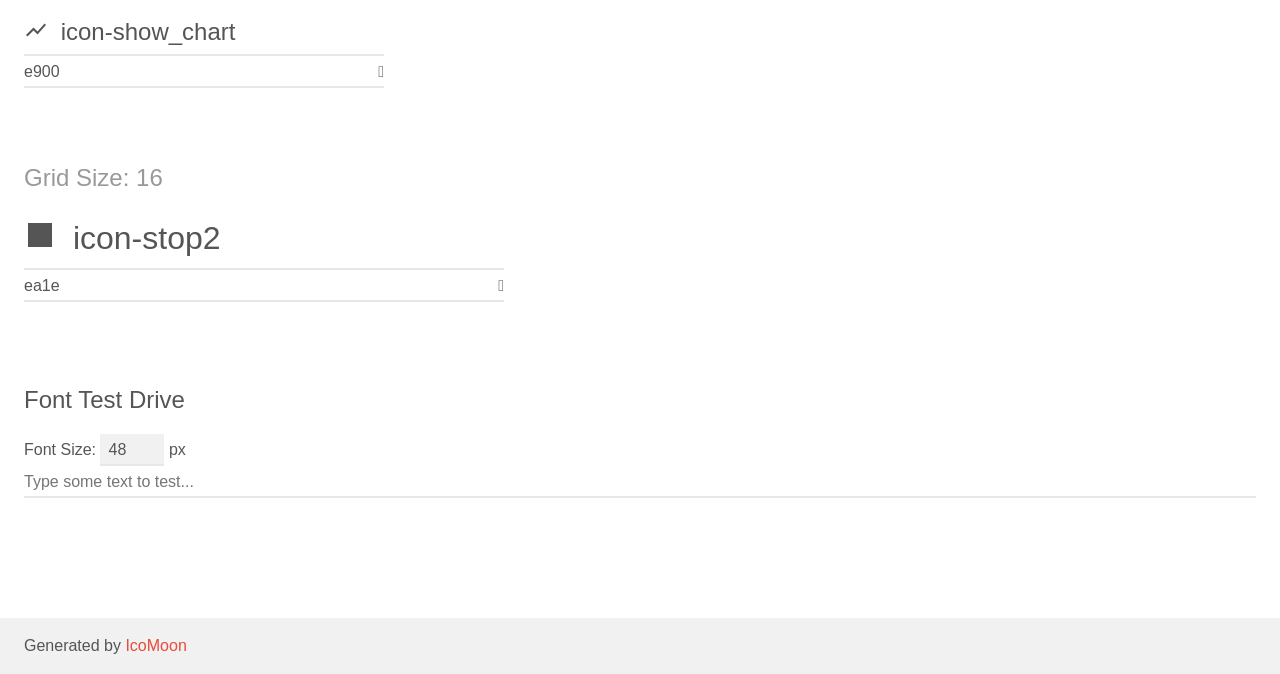
<file: scss/assets/icons/demo.html>
<!doctype html>
<html>
<head>
    <meta charset="utf-8">
    <title>IcoMoon Demo</title>
    <meta name="description" content="An Icon Font Generated By IcoMoon.io">
    <meta name="viewport" content="width=device-width, initial-scale=1">
    <link rel="stylesheet" href="demo-files/demo.css">
    <link rel="stylesheet" href="style.css"></head>
<body>
    <div class="bgc1 clearfix">
        <h1 class="mhmm mvm"><span class="fgc1">Font Name:</span> app <small class="fgc1">(Glyphs:&nbsp;18)</small></h1>
    </div>
    <div class="clearfix mhl ptl">
        <h1 class="mvm mtn fgc1">Grid Size: Unknown</h1>
        <div class="glyph fs1">
            <div class="clearfix bshadow0 pbs">
                <span class="icon-bell"></span>
                <span class="mls"> icon-bell</span>
            </div>
            <fieldset class="fs0 size1of1 clearfix hidden-false">
                <input type="text" readonly value="e901" class="unit size1of2" />
                <input type="text" maxlength="1" readonly value="&#xe901;" class="unitRight size1of2 talign-right" />
            </fieldset>
            <div class="fs0 bshadow0 clearfix hidden-true">
                <span class="unit pvs fgc1">liga: </span>
                <input type="text" readonly value="" class="liga unitRight" />
            </div>
        </div>
        <div class="glyph fs1">
            <div class="clearfix bshadow0 pbs">
                <span class="icon-eye"></span>
                <span class="mls"> icon-eye</span>
            </div>
            <fieldset class="fs0 size1of1 clearfix hidden-false">
                <input type="text" readonly value="e902" class="unit size1of2" />
                <input type="text" maxlength="1" readonly value="&#xe902;" class="unitRight size1of2 talign-right" />
            </fieldset>
            <div class="fs0 bshadow0 clearfix hidden-true">
                <span class="unit pvs fgc1">liga: </span>
                <input type="text" readonly value="" class="liga unitRight" />
            </div>
        </div>
        <div class="glyph fs1">
            <div class="clearfix bshadow0 pbs">
                <span class="icon-cart"></span>
                <span class="mls"> icon-cart</span>
            </div>
            <fieldset class="fs0 size1of1 clearfix hidden-false">
                <input type="text" readonly value="e903" class="unit size1of2" />
                <input type="text" maxlength="1" readonly value="&#xe903;" class="unitRight size1of2 talign-right" />
            </fieldset>
            <div class="fs0 bshadow0 clearfix hidden-true">
                <span class="unit pvs fgc1">liga: </span>
                <input type="text" readonly value="" class="liga unitRight" />
            </div>
        </div>
        <div class="glyph fs1">
            <div class="clearfix bshadow0 pbs">
                <span class="icon-settings"></span>
                <span class="mls"> icon-settings</span>
            </div>
            <fieldset class="fs0 size1of1 clearfix hidden-false">
                <input type="text" readonly value="e904" class="unit size1of2" />
                <input type="text" maxlength="1" readonly value="&#xe904;" class="unitRight size1of2 talign-right" />
            </fieldset>
            <div class="fs0 bshadow0 clearfix hidden-true">
                <span class="unit pvs fgc1">liga: </span>
                <input type="text" readonly value="" class="liga unitRight" />
            </div>
        </div>
        <div class="glyph fs1">
            <div class="clearfix bshadow0 pbs">
                <span class="icon-warning"></span>
                <span class="mls"> icon-warning</span>
            </div>
            <fieldset class="fs0 size1of1 clearfix hidden-false">
                <input type="text" readonly value="e905" class="unit size1of2" />
                <input type="text" maxlength="1" readonly value="&#xe905;" class="unitRight size1of2 talign-right" />
            </fieldset>
            <div class="fs0 bshadow0 clearfix hidden-true">
                <span class="unit pvs fgc1">liga: </span>
                <input type="text" readonly value="" class="liga unitRight" />
            </div>
        </div>
        <div class="glyph fs1">
            <div class="clearfix bshadow0 pbs">
                <span class="icon-message"></span>
                <span class="mls"> icon-message</span>
            </div>
            <fieldset class="fs0 size1of1 clearfix hidden-false">
                <input type="text" readonly value="e906" class="unit size1of2" />
                <input type="text" maxlength="1" readonly value="&#xe906;" class="unitRight size1of2 talign-right" />
            </fieldset>
            <div class="fs0 bshadow0 clearfix hidden-true">
                <span class="unit pvs fgc1">liga: </span>
                <input type="text" readonly value="" class="liga unitRight" />
            </div>
        </div>
        <div class="glyph fs1">
            <div class="clearfix bshadow0 pbs">
                <span class="icon-notepad"></span>
                <span class="mls"> icon-notepad</span>
            </div>
            <fieldset class="fs0 size1of1 clearfix hidden-false">
                <input type="text" readonly value="e907" class="unit size1of2" />
                <input type="text" maxlength="1" readonly value="&#xe907;" class="unitRight size1of2 talign-right" />
            </fieldset>
            <div class="fs0 bshadow0 clearfix hidden-true">
                <span class="unit pvs fgc1">liga: </span>
                <input type="text" readonly value="" class="liga unitRight" />
            </div>
        </div>
        <div class="glyph fs1">
            <div class="clearfix bshadow0 pbs">
                <span class="icon-dashboard-brand"></span>
                <span class="mls"> icon-dashboard-brand</span>
            </div>
            <fieldset class="fs0 size1of1 clearfix hidden-false">
                <input type="text" readonly value="e908" class="unit size1of2" />
                <input type="text" maxlength="1" readonly value="&#xe908;" class="unitRight size1of2 talign-right" />
            </fieldset>
            <div class="fs0 bshadow0 clearfix hidden-true">
                <span class="unit pvs fgc1">liga: </span>
                <input type="text" readonly value="" class="liga unitRight" />
            </div>
        </div>
        <div class="glyph fs1">
            <div class="clearfix bshadow0 pbs">
                <span class="icon-shopping-bag"></span>
                <span class="mls"> icon-shopping-bag</span>
            </div>
            <fieldset class="fs0 size1of1 clearfix hidden-false">
                <input type="text" readonly value="e909" class="unit size1of2" />
                <input type="text" maxlength="1" readonly value="&#xe909;" class="unitRight size1of2 talign-right" />
            </fieldset>
            <div class="fs0 bshadow0 clearfix hidden-true">
                <span class="unit pvs fgc1">liga: </span>
                <input type="text" readonly value="" class="liga unitRight" />
            </div>
        </div>
        <div class="glyph fs1">
            <div class="clearfix bshadow0 pbs">
                <span class="icon-sign-out"></span>
                <span class="mls"> icon-sign-out</span>
            </div>
            <fieldset class="fs0 size1of1 clearfix hidden-false">
                <input type="text" readonly value="e90a" class="unit size1of2" />
                <input type="text" maxlength="1" readonly value="&#xe90a;" class="unitRight size1of2 talign-right" />
            </fieldset>
            <div class="fs0 bshadow0 clearfix hidden-true">
                <span class="unit pvs fgc1">liga: </span>
                <input type="text" readonly value="" class="liga unitRight" />
            </div>
        </div>
        <div class="glyph fs1">
            <div class="clearfix bshadow0 pbs">
                <span class="icon-user-group"></span>
                <span class="mls"> icon-user-group</span>
            </div>
            <fieldset class="fs0 size1of1 clearfix hidden-false">
                <input type="text" readonly value="e90b" class="unit size1of2" />
                <input type="text" maxlength="1" readonly value="&#xe90b;" class="unitRight size1of2 talign-right" />
            </fieldset>
            <div class="fs0 bshadow0 clearfix hidden-true">
                <span class="unit pvs fgc1">liga: </span>
                <input type="text" readonly value="" class="liga unitRight" />
            </div>
        </div>
    </div>
    <div class="clearfix mhl ptl">
        <h1 class="mvm mtn fgc1">Grid Size: 32</h1>
        <div class="glyph fs2">
            <div class="clearfix bshadow0 pbs">
                <span class="icon-search"></span>
                <span class="mls"> icon-search</span>
            </div>
            <fieldset class="fs0 size1of1 clearfix hidden-false">
                <input type="text" readonly value="e90c" class="unit size1of2" />
                <input type="text" maxlength="1" readonly value="&#xe90c;" class="unitRight size1of2 talign-right" />
            </fieldset>
            <div class="fs0 bshadow0 clearfix hidden-true">
                <span class="unit pvs fgc1">liga: </span>
                <input type="text" readonly value="" class="liga unitRight" />
            </div>
        </div>
    </div>
    <div class="clearfix mhl ptl">
        <h1 class="mvm mtn fgc1">Grid Size: 24</h1>
        <div class="glyph fs3">
            <div class="clearfix bshadow0 pbs">
                <span class="icon-arrow_forward"></span>
                <span class="mls"> icon-arrow_forward</span>
            </div>
            <fieldset class="fs0 size1of1 clearfix hidden-false">
                <input type="text" readonly value="e90d" class="unit size1of2" />
                <input type="text" maxlength="1" readonly value="&#xe90d;" class="unitRight size1of2 talign-right" />
            </fieldset>
            <div class="fs0 bshadow0 clearfix hidden-true">
                <span class="unit pvs fgc1">liga: </span>
                <input type="text" readonly value="" class="liga unitRight" />
            </div>
        </div>
        <div class="glyph fs3">
            <div class="clearfix bshadow0 pbs">
                <span class="icon-arrow_back"></span>
                <span class="mls"> icon-arrow_back</span>
            </div>
            <fieldset class="fs0 size1of1 clearfix hidden-false">
                <input type="text" readonly value="e90e" class="unit size1of2" />
                <input type="text" maxlength="1" readonly value="&#xe90e;" class="unitRight size1of2 talign-right" />
            </fieldset>
            <div class="fs0 bshadow0 clearfix hidden-true">
                <span class="unit pvs fgc1">liga: </span>
                <input type="text" readonly value="" class="liga unitRight" />
            </div>
        </div>
        <div class="glyph fs3">
            <div class="clearfix bshadow0 pbs">
                <span class="icon-keyboard_arrow_down"></span>
                <span class="mls"> icon-keyboard_arrow_down</span>
            </div>
            <fieldset class="fs0 size1of1 clearfix hidden-false">
                <input type="text" readonly value="e90f" class="unit size1of2" />
                <input type="text" maxlength="1" readonly value="&#xe90f;" class="unitRight size1of2 talign-right" />
            </fieldset>
            <div class="fs0 bshadow0 clearfix hidden-true">
                <span class="unit pvs fgc1">liga: </span>
                <input type="text" readonly value="" class="liga unitRight" />
            </div>
        </div>
        <div class="glyph fs3">
            <div class="clearfix bshadow0 pbs">
                <span class="icon-file_download"></span>
                <span class="mls"> icon-file_download</span>
            </div>
            <fieldset class="fs0 size1of1 clearfix hidden-false">
                <input type="text" readonly value="e910" class="unit size1of2" />
                <input type="text" maxlength="1" readonly value="&#xe910;" class="unitRight size1of2 talign-right" />
            </fieldset>
            <div class="fs0 bshadow0 clearfix hidden-true">
                <span class="unit pvs fgc1">liga: </span>
                <input type="text" readonly value="" class="liga unitRight" />
            </div>
        </div>
        <div class="glyph fs3">
            <div class="clearfix bshadow0 pbs">
                <span class="icon-show_chart"></span>
                <span class="mls"> icon-show_chart</span>
            </div>
            <fieldset class="fs0 size1of1 clearfix hidden-false">
                <input type="text" readonly value="e900" class="unit size1of2" />
                <input type="text" maxlength="1" readonly value="&#xe900;" class="unitRight size1of2 talign-right" />
            </fieldset>
            <div class="fs0 bshadow0 clearfix hidden-true">
                <span class="unit pvs fgc1">liga: </span>
                <input type="text" readonly value="" class="liga unitRight" />
            </div>
        </div>
    </div>
    <div class="clearfix mhl ptl">
        <h1 class="mvm mtn fgc1">Grid Size: 16</h1>
        <div class="glyph fs4">
            <div class="clearfix bshadow0 pbs">
                <span class="icon-stop2"></span>
                <span class="mls"> icon-stop2</span>
            </div>
            <fieldset class="fs0 size1of1 clearfix hidden-false">
                <input type="text" readonly value="ea1e" class="unit size1of2" />
                <input type="text" maxlength="1" readonly value="&#xea1e;" class="unitRight size1of2 talign-right" />
            </fieldset>
            <div class="fs0 bshadow0 clearfix hidden-true">
                <span class="unit pvs fgc1">liga: </span>
                <input type="text" readonly value="stop2, player10" class="liga unitRight" />
            </div>
        </div>
    </div>

    <!--[if gt IE 8]><!-->
    <div class="mhl clearfix mbl">
        <h1>Font Test Drive</h1>
        <label>
            Font Size: <input id="fontSize" type="number" class="textbox0 mbm"
            min="8" value="48" />
            px
        </label>
        <input id="testText" type="text" class="phl size1of1 mvl"
        placeholder="Type some text to test..." value=""/>
        <div id="testDrive" class="icon-" style="font-family: app">&nbsp;
        </div>
    </div>
    <!--<![endif]-->
    <div class="bgc1 clearfix">
        <p class="mhl">Generated by <a href="https://icomoon.io/app">IcoMoon</a></p>
    </div>

    <script src="demo-files/demo.js"></script>
</body>
</html>
</file>
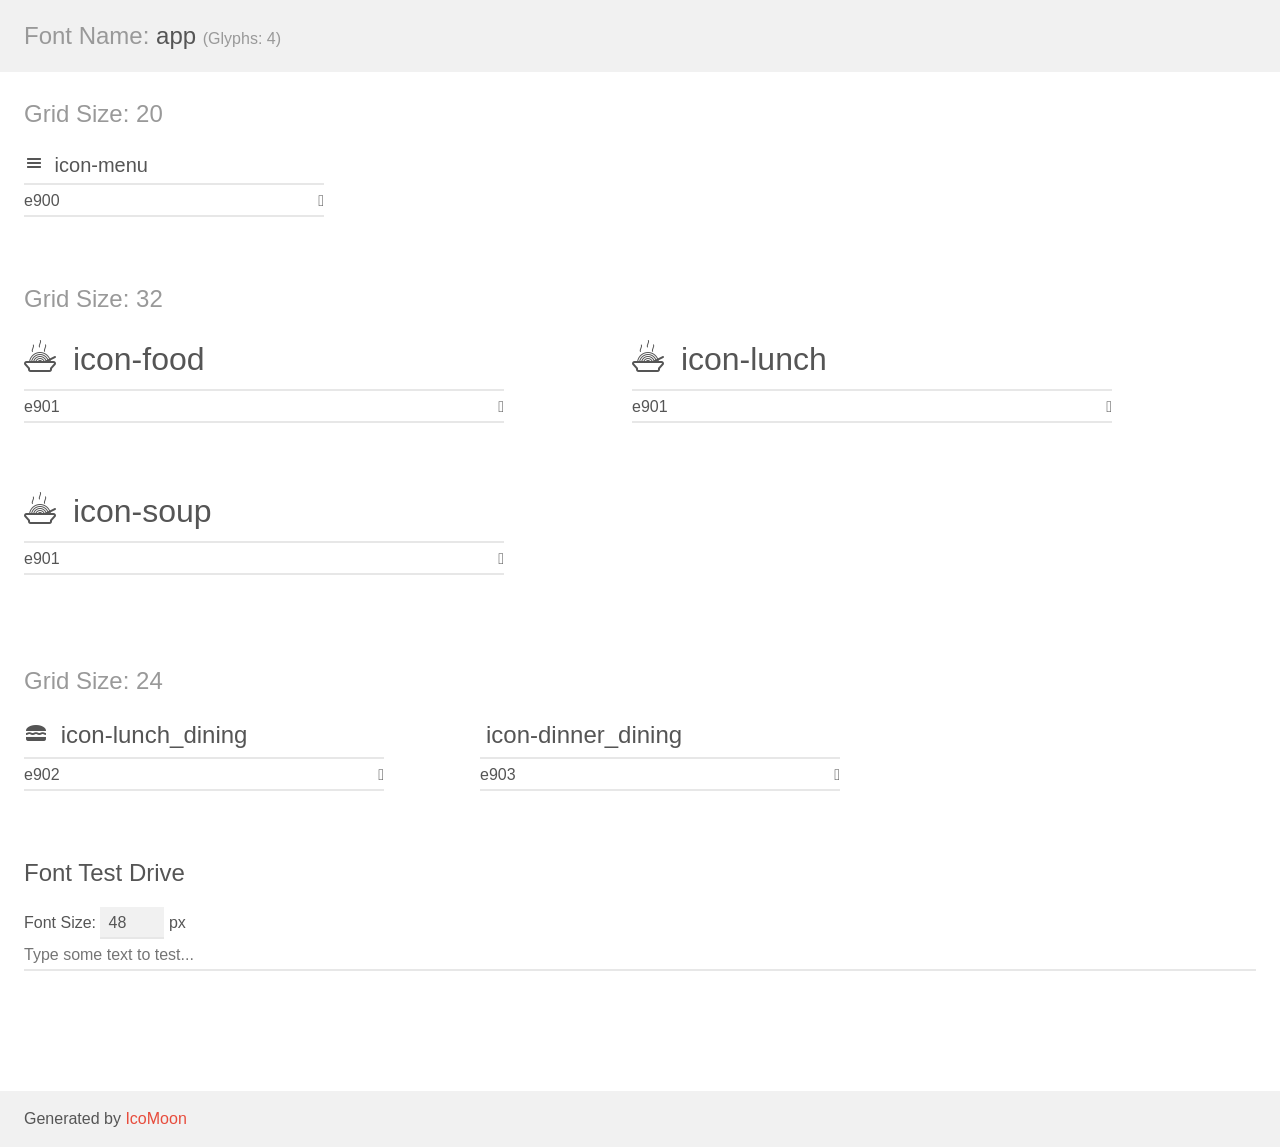
<file: Viral Patel -Assessment 1/assets/icons/demo.html>
<!doctype html>
<html>
<head>
    <meta charset="utf-8">
    <title>IcoMoon Demo</title>
    <meta name="description" content="An Icon Font Generated By IcoMoon.io">
    <meta name="viewport" content="width=device-width, initial-scale=1">
    <link rel="stylesheet" href="demo-files/demo.css">
    <link rel="stylesheet" href="style.css"></head>
<body>
    <div class="bgc1 clearfix">
        <h1 class="mhmm mvm"><span class="fgc1">Font Name:</span> app <small class="fgc1">(Glyphs:&nbsp;4)</small></h1>
    </div>
    <div class="clearfix mhl ptl">
        <h1 class="mvm mtn fgc1">Grid Size: 20</h1>
        <div class="glyph fs1">
            <div class="clearfix bshadow0 pbs">
                <span class="icon-menu"></span>
                <span class="mls"> icon-menu</span>
            </div>
            <fieldset class="fs0 size1of1 clearfix hidden-false">
                <input type="text" readonly value="e900" class="unit size1of2" />
                <input type="text" maxlength="1" readonly value="&#xe900;" class="unitRight size1of2 talign-right" />
            </fieldset>
            <div class="fs0 bshadow0 clearfix hidden-true">
                <span class="unit pvs fgc1">liga: </span>
                <input type="text" readonly value="" class="liga unitRight" />
            </div>
        </div>
    </div>
    <div class="clearfix mhl ptl">
        <h1 class="mvm mtn fgc1">Grid Size: 32</h1>
        <div class="glyph fs2">
            <div class="clearfix bshadow0 pbs">
                <span class="icon-food"></span>
                <span class="mls"> icon-food</span>
            </div>
            <fieldset class="fs0 size1of1 clearfix hidden-false">
                <input type="text" readonly value="e901" class="unit size1of2" />
                <input type="text" maxlength="1" readonly value="&#xe901;" class="unitRight size1of2 talign-right" />
            </fieldset>
            <div class="fs0 bshadow0 clearfix hidden-true">
                <span class="unit pvs fgc1">liga: </span>
                <input type="text" readonly value="" class="liga unitRight" />
            </div>
        </div>
        <div class="glyph fs2">
            <div class="clearfix bshadow0 pbs">
                <span class="icon-lunch"></span>
                <span class="mls"> icon-lunch</span>
            </div>
            <fieldset class="fs0 size1of1 clearfix hidden-false">
                <input type="text" readonly value="e901" class="unit size1of2" />
                <input type="text" maxlength="1" readonly value="&#xe901;" class="unitRight size1of2 talign-right" />
            </fieldset>
            <div class="fs0 bshadow0 clearfix hidden-true">
                <span class="unit pvs fgc1">liga: </span>
                <input type="text" readonly value="" class="liga unitRight" />
            </div>
        </div>
        <div class="glyph fs2">
            <div class="clearfix bshadow0 pbs">
                <span class="icon-soup"></span>
                <span class="mls"> icon-soup</span>
            </div>
            <fieldset class="fs0 size1of1 clearfix hidden-false">
                <input type="text" readonly value="e901" class="unit size1of2" />
                <input type="text" maxlength="1" readonly value="&#xe901;" class="unitRight size1of2 talign-right" />
            </fieldset>
            <div class="fs0 bshadow0 clearfix hidden-true">
                <span class="unit pvs fgc1">liga: </span>
                <input type="text" readonly value="" class="liga unitRight" />
            </div>
        </div>
    </div>
    <div class="clearfix mhl ptl">
        <h1 class="mvm mtn fgc1">Grid Size: 24</h1>
        <div class="glyph fs3">
            <div class="clearfix bshadow0 pbs">
                <span class="icon-lunch_dining"></span>
                <span class="mls"> icon-lunch_dining</span>
            </div>
            <fieldset class="fs0 size1of1 clearfix hidden-false">
                <input type="text" readonly value="e902" class="unit size1of2" />
                <input type="text" maxlength="1" readonly value="&#xe902;" class="unitRight size1of2 talign-right" />
            </fieldset>
            <div class="fs0 bshadow0 clearfix hidden-true">
                <span class="unit pvs fgc1">liga: </span>
                <input type="text" readonly value="" class="liga unitRight" />
            </div>
        </div>
        <div class="glyph fs3">
            <div class="clearfix bshadow0 pbs">
                <span class="icon-dinner_dining"></span>
                <span class="mls"> icon-dinner_dining</span>
            </div>
            <fieldset class="fs0 size1of1 clearfix hidden-false">
                <input type="text" readonly value="e903" class="unit size1of2" />
                <input type="text" maxlength="1" readonly value="&#xe903;" class="unitRight size1of2 talign-right" />
            </fieldset>
            <div class="fs0 bshadow0 clearfix hidden-true">
                <span class="unit pvs fgc1">liga: </span>
                <input type="text" readonly value="" class="liga unitRight" />
            </div>
        </div>
    </div>

    <!--[if gt IE 8]><!-->
    <div class="mhl clearfix mbl">
        <h1>Font Test Drive</h1>
        <label>
            Font Size: <input id="fontSize" type="number" class="textbox0 mbm"
            min="8" value="48" />
            px
        </label>
        <input id="testText" type="text" class="phl size1of1 mvl"
        placeholder="Type some text to test..." value=""/>
        <div id="testDrive" class="icon-" style="font-family: app">&nbsp;
        </div>
    </div>
    <!--<![endif]-->
    <div class="bgc1 clearfix">
        <p class="mhl">Generated by <a href="https://icomoon.io/app">IcoMoon</a></p>
    </div>

    <script src="demo-files/demo.js"></script>
</body>
</html>
</file>
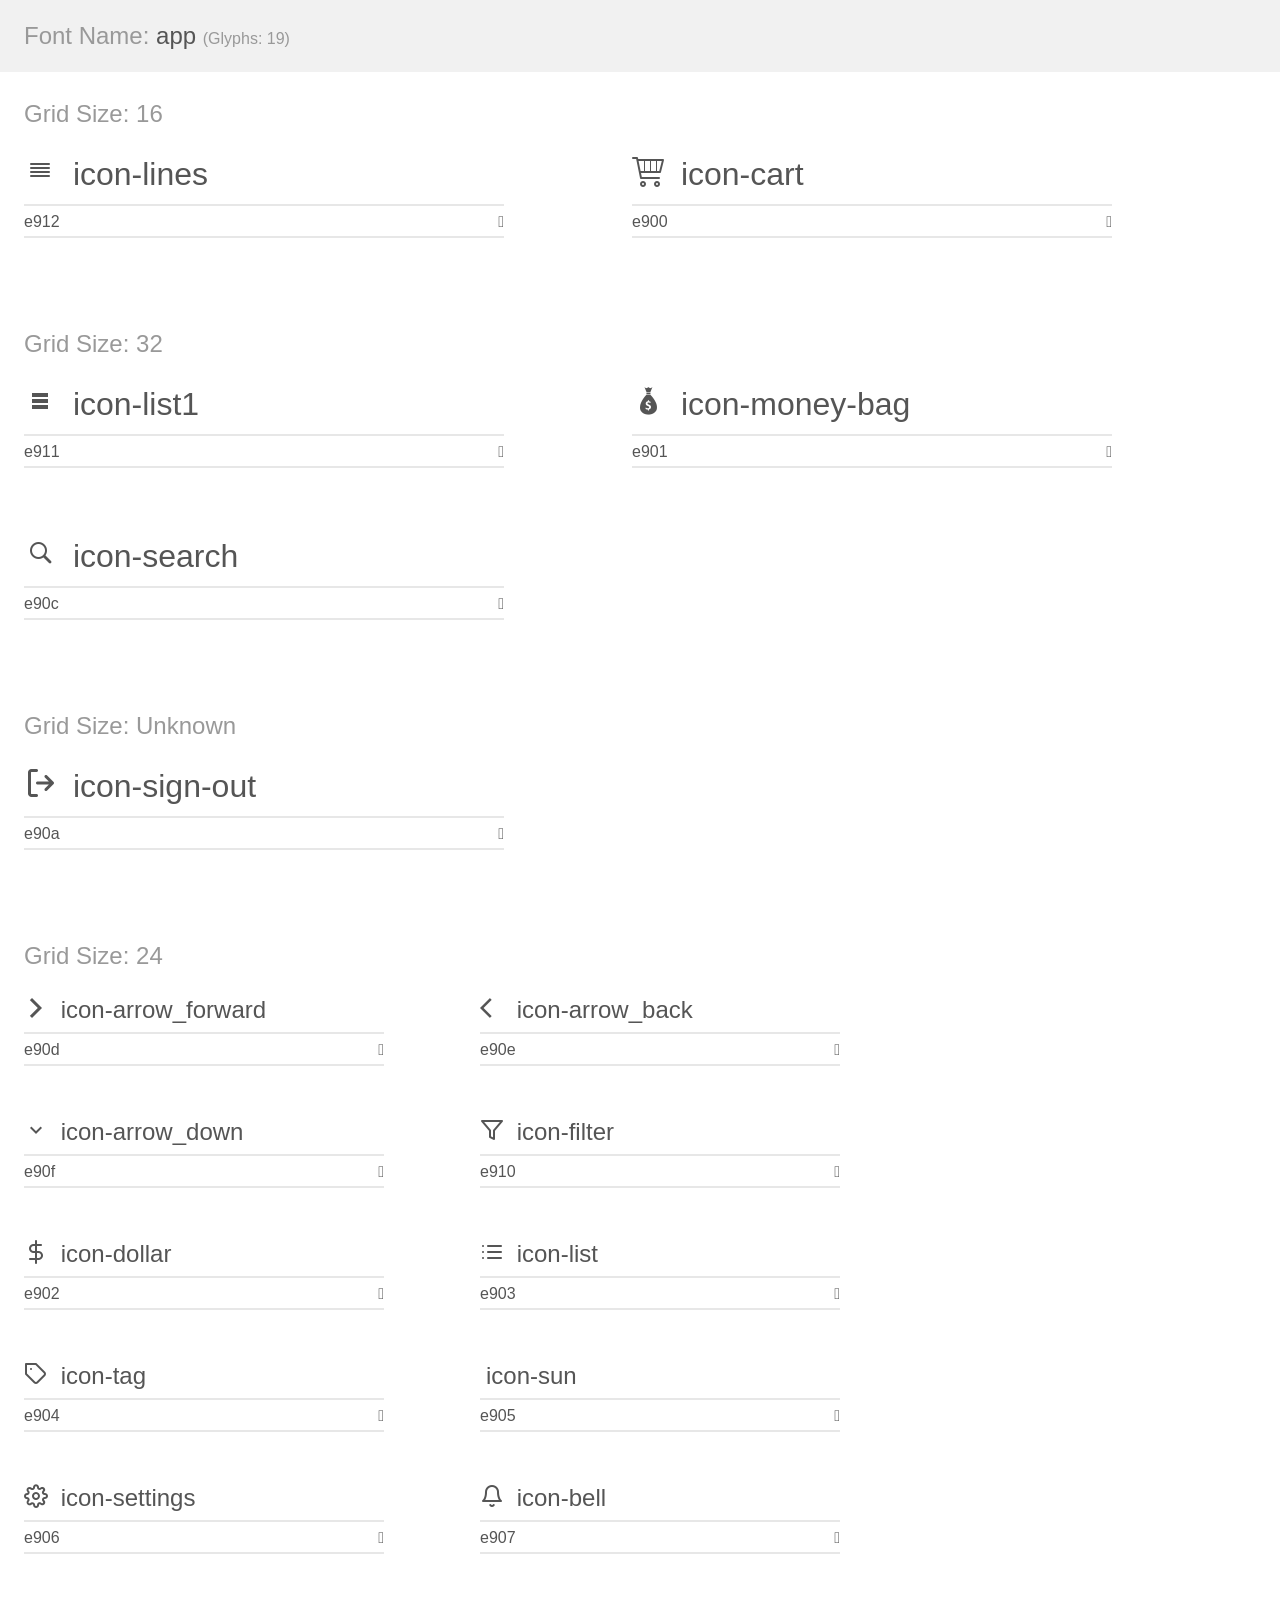
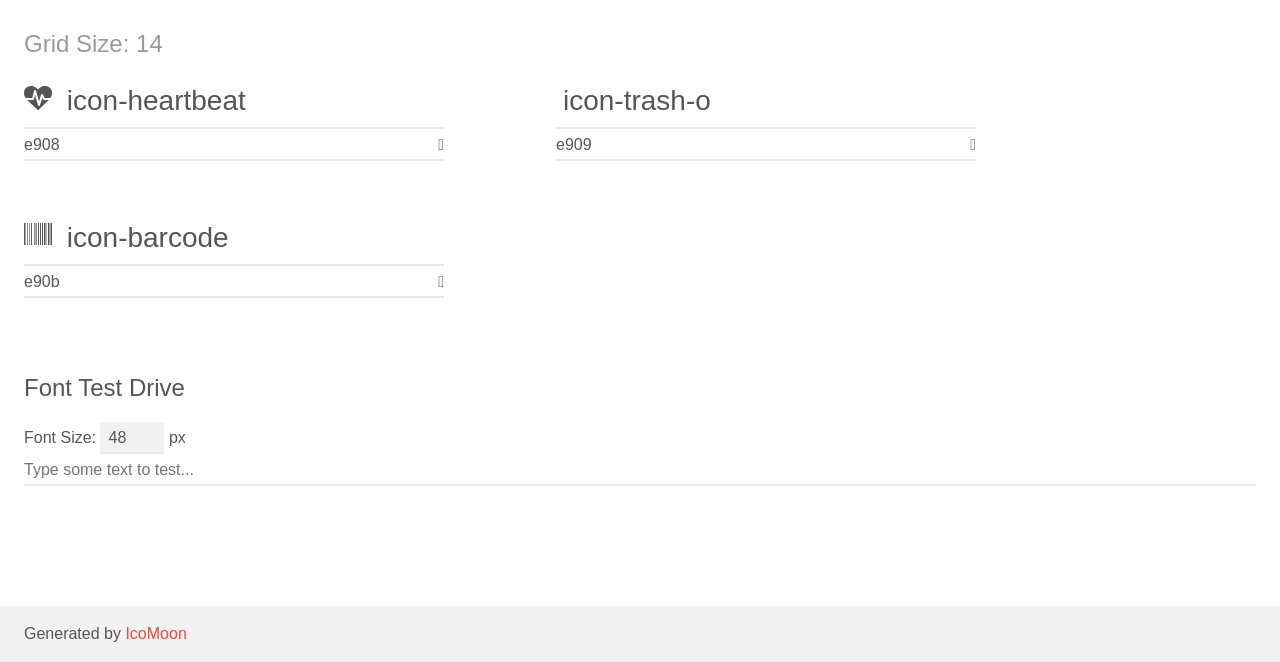
<file: Viral Patel- Assessment Scss/assets/icons/demo.html>
<!doctype html>
<html>
<head>
    <meta charset="utf-8">
    <title>IcoMoon Demo</title>
    <meta name="description" content="An Icon Font Generated By IcoMoon.io">
    <meta name="viewport" content="width=device-width, initial-scale=1">
    <link rel="stylesheet" href="demo-files/demo.css">
    <link rel="stylesheet" href="style.css"></head>
<body>
    <div class="bgc1 clearfix">
        <h1 class="mhmm mvm"><span class="fgc1">Font Name:</span> app <small class="fgc1">(Glyphs:&nbsp;19)</small></h1>
    </div>
    <div class="clearfix mhl ptl">
        <h1 class="mvm mtn fgc1">Grid Size: 16</h1>
        <div class="glyph fs1">
            <div class="clearfix bshadow0 pbs">
                <span class="icon-lines"></span>
                <span class="mls"> icon-lines</span>
            </div>
            <fieldset class="fs0 size1of1 clearfix hidden-false">
                <input type="text" readonly value="e912" class="unit size1of2" />
                <input type="text" maxlength="1" readonly value="&#xe912;" class="unitRight size1of2 talign-right" />
            </fieldset>
            <div class="fs0 bshadow0 clearfix hidden-true">
                <span class="unit pvs fgc1">liga: </span>
                <input type="text" readonly value="" class="liga unitRight" />
            </div>
        </div>
        <div class="glyph fs1">
            <div class="clearfix bshadow0 pbs">
                <span class="icon-cart"></span>
                <span class="mls"> icon-cart</span>
            </div>
            <fieldset class="fs0 size1of1 clearfix hidden-false">
                <input type="text" readonly value="e900" class="unit size1of2" />
                <input type="text" maxlength="1" readonly value="&#xe900;" class="unitRight size1of2 talign-right" />
            </fieldset>
            <div class="fs0 bshadow0 clearfix hidden-true">
                <span class="unit pvs fgc1">liga: </span>
                <input type="text" readonly value="" class="liga unitRight" />
            </div>
        </div>
    </div>
    <div class="clearfix mhl ptl">
        <h1 class="mvm mtn fgc1">Grid Size: 32</h1>
        <div class="glyph fs2">
            <div class="clearfix bshadow0 pbs">
                <span class="icon-list1"></span>
                <span class="mls"> icon-list1</span>
            </div>
            <fieldset class="fs0 size1of1 clearfix hidden-false">
                <input type="text" readonly value="e911" class="unit size1of2" />
                <input type="text" maxlength="1" readonly value="&#xe911;" class="unitRight size1of2 talign-right" />
            </fieldset>
            <div class="fs0 bshadow0 clearfix hidden-true">
                <span class="unit pvs fgc1">liga: </span>
                <input type="text" readonly value="" class="liga unitRight" />
            </div>
        </div>
        <div class="glyph fs2">
            <div class="clearfix bshadow0 pbs">
                <span class="icon-money-bag"></span>
                <span class="mls"> icon-money-bag</span>
            </div>
            <fieldset class="fs0 size1of1 clearfix hidden-false">
                <input type="text" readonly value="e901" class="unit size1of2" />
                <input type="text" maxlength="1" readonly value="&#xe901;" class="unitRight size1of2 talign-right" />
            </fieldset>
            <div class="fs0 bshadow0 clearfix hidden-true">
                <span class="unit pvs fgc1">liga: </span>
                <input type="text" readonly value="" class="liga unitRight" />
            </div>
        </div>
        <div class="glyph fs2">
            <div class="clearfix bshadow0 pbs">
                <span class="icon-search"></span>
                <span class="mls"> icon-search</span>
            </div>
            <fieldset class="fs0 size1of1 clearfix hidden-false">
                <input type="text" readonly value="e90c" class="unit size1of2" />
                <input type="text" maxlength="1" readonly value="&#xe90c;" class="unitRight size1of2 talign-right" />
            </fieldset>
            <div class="fs0 bshadow0 clearfix hidden-true">
                <span class="unit pvs fgc1">liga: </span>
                <input type="text" readonly value="" class="liga unitRight" />
            </div>
        </div>
    </div>
    <div class="clearfix mhl ptl">
        <h1 class="mvm mtn fgc1">Grid Size: Unknown</h1>
        <div class="glyph fs3">
            <div class="clearfix bshadow0 pbs">
                <span class="icon-sign-out"></span>
                <span class="mls"> icon-sign-out</span>
            </div>
            <fieldset class="fs0 size1of1 clearfix hidden-false">
                <input type="text" readonly value="e90a" class="unit size1of2" />
                <input type="text" maxlength="1" readonly value="&#xe90a;" class="unitRight size1of2 talign-right" />
            </fieldset>
            <div class="fs0 bshadow0 clearfix hidden-true">
                <span class="unit pvs fgc1">liga: </span>
                <input type="text" readonly value="" class="liga unitRight" />
            </div>
        </div>
    </div>
    <div class="clearfix mhl ptl">
        <h1 class="mvm mtn fgc1">Grid Size: 24</h1>
        <div class="glyph fs4">
            <div class="clearfix bshadow0 pbs">
                <span class="icon-arrow_forward"></span>
                <span class="mls"> icon-arrow_forward</span>
            </div>
            <fieldset class="fs0 size1of1 clearfix hidden-false">
                <input type="text" readonly value="e90d" class="unit size1of2" />
                <input type="text" maxlength="1" readonly value="&#xe90d;" class="unitRight size1of2 talign-right" />
            </fieldset>
            <div class="fs0 bshadow0 clearfix hidden-true">
                <span class="unit pvs fgc1">liga: </span>
                <input type="text" readonly value="" class="liga unitRight" />
            </div>
        </div>
        <div class="glyph fs4">
            <div class="clearfix bshadow0 pbs">
                <span class="icon-arrow_back"></span>
                <span class="mls"> icon-arrow_back</span>
            </div>
            <fieldset class="fs0 size1of1 clearfix hidden-false">
                <input type="text" readonly value="e90e" class="unit size1of2" />
                <input type="text" maxlength="1" readonly value="&#xe90e;" class="unitRight size1of2 talign-right" />
            </fieldset>
            <div class="fs0 bshadow0 clearfix hidden-true">
                <span class="unit pvs fgc1">liga: </span>
                <input type="text" readonly value="" class="liga unitRight" />
            </div>
        </div>
        <div class="glyph fs4">
            <div class="clearfix bshadow0 pbs">
                <span class="icon-arrow_down"></span>
                <span class="mls"> icon-arrow_down</span>
            </div>
            <fieldset class="fs0 size1of1 clearfix hidden-false">
                <input type="text" readonly value="e90f" class="unit size1of2" />
                <input type="text" maxlength="1" readonly value="&#xe90f;" class="unitRight size1of2 talign-right" />
            </fieldset>
            <div class="fs0 bshadow0 clearfix hidden-true">
                <span class="unit pvs fgc1">liga: </span>
                <input type="text" readonly value="" class="liga unitRight" />
            </div>
        </div>
        <div class="glyph fs4">
            <div class="clearfix bshadow0 pbs">
                <span class="icon-filter"></span>
                <span class="mls"> icon-filter</span>
            </div>
            <fieldset class="fs0 size1of1 clearfix hidden-false">
                <input type="text" readonly value="e910" class="unit size1of2" />
                <input type="text" maxlength="1" readonly value="&#xe910;" class="unitRight size1of2 talign-right" />
            </fieldset>
            <div class="fs0 bshadow0 clearfix hidden-true">
                <span class="unit pvs fgc1">liga: </span>
                <input type="text" readonly value="" class="liga unitRight" />
            </div>
        </div>
        <div class="glyph fs4">
            <div class="clearfix bshadow0 pbs">
                <span class="icon-dollar"></span>
                <span class="mls"> icon-dollar</span>
            </div>
            <fieldset class="fs0 size1of1 clearfix hidden-false">
                <input type="text" readonly value="e902" class="unit size1of2" />
                <input type="text" maxlength="1" readonly value="&#xe902;" class="unitRight size1of2 talign-right" />
            </fieldset>
            <div class="fs0 bshadow0 clearfix hidden-true">
                <span class="unit pvs fgc1">liga: </span>
                <input type="text" readonly value="" class="liga unitRight" />
            </div>
        </div>
        <div class="glyph fs4">
            <div class="clearfix bshadow0 pbs">
                <span class="icon-list"></span>
                <span class="mls"> icon-list</span>
            </div>
            <fieldset class="fs0 size1of1 clearfix hidden-false">
                <input type="text" readonly value="e903" class="unit size1of2" />
                <input type="text" maxlength="1" readonly value="&#xe903;" class="unitRight size1of2 talign-right" />
            </fieldset>
            <div class="fs0 bshadow0 clearfix hidden-true">
                <span class="unit pvs fgc1">liga: </span>
                <input type="text" readonly value="" class="liga unitRight" />
            </div>
        </div>
        <div class="glyph fs4">
            <div class="clearfix bshadow0 pbs">
                <span class="icon-tag"></span>
                <span class="mls"> icon-tag</span>
            </div>
            <fieldset class="fs0 size1of1 clearfix hidden-false">
                <input type="text" readonly value="e904" class="unit size1of2" />
                <input type="text" maxlength="1" readonly value="&#xe904;" class="unitRight size1of2 talign-right" />
            </fieldset>
            <div class="fs0 bshadow0 clearfix hidden-true">
                <span class="unit pvs fgc1">liga: </span>
                <input type="text" readonly value="" class="liga unitRight" />
            </div>
        </div>
        <div class="glyph fs4">
            <div class="clearfix bshadow0 pbs">
                <span class="icon-sun"></span>
                <span class="mls"> icon-sun</span>
            </div>
            <fieldset class="fs0 size1of1 clearfix hidden-false">
                <input type="text" readonly value="e905" class="unit size1of2" />
                <input type="text" maxlength="1" readonly value="&#xe905;" class="unitRight size1of2 talign-right" />
            </fieldset>
            <div class="fs0 bshadow0 clearfix hidden-true">
                <span class="unit pvs fgc1">liga: </span>
                <input type="text" readonly value="" class="liga unitRight" />
            </div>
        </div>
        <div class="glyph fs4">
            <div class="clearfix bshadow0 pbs">
                <span class="icon-settings"></span>
                <span class="mls"> icon-settings</span>
            </div>
            <fieldset class="fs0 size1of1 clearfix hidden-false">
                <input type="text" readonly value="e906" class="unit size1of2" />
                <input type="text" maxlength="1" readonly value="&#xe906;" class="unitRight size1of2 talign-right" />
            </fieldset>
            <div class="fs0 bshadow0 clearfix hidden-true">
                <span class="unit pvs fgc1">liga: </span>
                <input type="text" readonly value="" class="liga unitRight" />
            </div>
        </div>
        <div class="glyph fs4">
            <div class="clearfix bshadow0 pbs">
                <span class="icon-bell"></span>
                <span class="mls"> icon-bell</span>
            </div>
            <fieldset class="fs0 size1of1 clearfix hidden-false">
                <input type="text" readonly value="e907" class="unit size1of2" />
                <input type="text" maxlength="1" readonly value="&#xe907;" class="unitRight size1of2 talign-right" />
            </fieldset>
            <div class="fs0 bshadow0 clearfix hidden-true">
                <span class="unit pvs fgc1">liga: </span>
                <input type="text" readonly value="" class="liga unitRight" />
            </div>
        </div>
    </div>
    <div class="clearfix mhl ptl">
        <h1 class="mvm mtn fgc1">Grid Size: 14</h1>
        <div class="glyph fs5">
            <div class="clearfix bshadow0 pbs">
                <span class="icon-heartbeat"></span>
                <span class="mls"> icon-heartbeat</span>
            </div>
            <fieldset class="fs0 size1of1 clearfix hidden-false">
                <input type="text" readonly value="e908" class="unit size1of2" />
                <input type="text" maxlength="1" readonly value="&#xe908;" class="unitRight size1of2 talign-right" />
            </fieldset>
            <div class="fs0 bshadow0 clearfix hidden-true">
                <span class="unit pvs fgc1">liga: </span>
                <input type="text" readonly value="" class="liga unitRight" />
            </div>
        </div>
        <div class="glyph fs5">
            <div class="clearfix bshadow0 pbs">
                <span class="icon-trash-o"></span>
                <span class="mls"> icon-trash-o</span>
            </div>
            <fieldset class="fs0 size1of1 clearfix hidden-false">
                <input type="text" readonly value="e909" class="unit size1of2" />
                <input type="text" maxlength="1" readonly value="&#xe909;" class="unitRight size1of2 talign-right" />
            </fieldset>
            <div class="fs0 bshadow0 clearfix hidden-true">
                <span class="unit pvs fgc1">liga: </span>
                <input type="text" readonly value="" class="liga unitRight" />
            </div>
        </div>
        <div class="glyph fs5">
            <div class="clearfix bshadow0 pbs">
                <span class="icon-barcode"></span>
                <span class="mls"> icon-barcode</span>
            </div>
            <fieldset class="fs0 size1of1 clearfix hidden-false">
                <input type="text" readonly value="e90b" class="unit size1of2" />
                <input type="text" maxlength="1" readonly value="&#xe90b;" class="unitRight size1of2 talign-right" />
            </fieldset>
            <div class="fs0 bshadow0 clearfix hidden-true">
                <span class="unit pvs fgc1">liga: </span>
                <input type="text" readonly value="" class="liga unitRight" />
            </div>
        </div>
    </div>

    <!--[if gt IE 8]><!-->
    <div class="mhl clearfix mbl">
        <h1>Font Test Drive</h1>
        <label>
            Font Size: <input id="fontSize" type="number" class="textbox0 mbm"
            min="8" value="48" />
            px
        </label>
        <input id="testText" type="text" class="phl size1of1 mvl"
        placeholder="Type some text to test..." value=""/>
        <div id="testDrive" class="icon-" style="font-family: app">&nbsp;
        </div>
    </div>
    <!--<![endif]-->
    <div class="bgc1 clearfix">
        <p class="mhl">Generated by <a href="https://icomoon.io/app">IcoMoon</a></p>
    </div>

    <script src="demo-files/demo.js"></script>
</body>
</html>
</file>
<file: Css-task1/assets/css/style.css>
*{
    box-sizing: border-box;
    margin: 0;
    padding: 0;
}
.container , .second{
    text-align: center;
    color: white;
    height: 500px;
    background-image: url("../images/background-image.jpg");
    background-attachment: fixed;
    background-position: center;
    background-size: cover;
    background-repeat: no-repeat;
}
.container h1{
    padding: 50px;
}
.first{
    padding: 50px;
    text-align: center;
    height: 300px;
}
.second{
    height: 300px;
}
</file>
<file: flex-task/assets/icons/style.css>
@font-face {
  font-family: 'app';
  src:  url('fonts/app.eot?u3jcdw');
  src:  url('fonts/app.eot?u3jcdw#iefix') format('embedded-opentype'),
    url('fonts/app.ttf?u3jcdw') format('truetype'),
    url('fonts/app.woff?u3jcdw') format('woff'),
    url('fonts/app.svg?u3jcdw#app') format('svg');
  font-weight: normal;
  font-style: normal;
  font-display: block;
}

[class^="icon-"], [class*=" icon-"] {
  /* use !important to prevent issues with browser extensions that change fonts */
  font-family: 'app' !important;
  speak: never;
  font-style: normal;
  font-weight: normal;
  font-variant: normal;
  text-transform: none;
  line-height: 1;

  /* Better Font Rendering =========== */
  -webkit-font-smoothing: antialiased;
  -moz-osx-font-smoothing: grayscale;
}

.icon-search:before {
  content: "\e908";
}
.icon-compare_arrows:before {
  content: "\e900";
}
.icon-account_circle:before {
  content: "\e901";
}
.icon-logout:before {
  content: "\e902";
}
.icon-shield:before {
  content: "\e903";
}
.icon-product-hunt:before {
  content: "\e904";
}
.icon-question-circle-o:before {
  content: "\e905";
}
.icon-calendar-o:before {
  content: "\e906";
}
.icon-dot-circle-o:before {
  content: "\e907";
}
.icon-dice:before {
  content: "\e915";
}
</file>
<file: flex-task/assets/css/genralcss.css>
.w-100{
    width: 100%;
}
.h-100{
    height: 100%;
}
.d-flex{
    display: flex;
}
.colum{
    flex-direction: column;
}
.align-center{
    align-items: center;
}
.content-center{
    justify-content: center;
}
.space-beetwin{
    justify-content: space-between;
}
.primary-color{
    color: #b3b3b3;
}
.secondary-color{
    color: #000;
}
.p-container{
    padding: 15px 100px 15px 40px;
}
.border-bottom{
    border-bottom: 1px solid #0001;
}
.bg-primary{
    background-color: #f8f8fa;
}
.bg-secondary{
    background-color: #fcfbfe;
}
</file>
<file: flex-task/assets/css/style.css>
*{
    margin: 0px;
    padding: 0px;
    box-sizing: border-box;
}   
html,body{
    width: 100%;
    height: 100%;
}
span{
    font-size: 1rem;
}
ul{
    list-style-type: none;
}
.wrapper{
    overflow: hidden;
}
.sidebar{
    flex-basis: 250px;
    border: 1px solid #0001;
}
.sidebar .logo{
    font-size: 14px;
    height: 80px;
    padding-left: 40px;
    border-bottom: 1px solid #0001;
}
.icon-dice{
    margin-right: 10px;
}
.content{
    height: 100%;
    padding: 0px 20px;
}
.content .first{
    margin-top: 40px;
    border-bottom: 1px solid #0001;
}
.content .second{
    overflow: auto;
}
.content .first,.content .second{
    padding: 10px 0px;
}
.content a{
    display: inline-block;
    font-size: 1.1rem;
    width: 100%;
    text-decoration: none;
    color: #b3b3b3;
    padding: 10px 20px;
    
    transition: 0.25s all;
}
.content li:hover a,.content li.active a{
    margin: 1px 0px;
    background-color: #f7f6f9;
    color:#464645 ;
    font-weight: 600;
}
.content a span{
    padding-right: 10px;
}
.main {
    flex-grow: 1;
    border: 1px solid #0001;
}
.main .main-header{
    height: 80px;
    align-items: center;
}
.main .header-search{
    flex-grow: 1;
    font-size: 0.9rem;
    padding: 7px 10px;
    border: 1px solid #b3b3b3;
    border-radius: 4px;
}
.main .icon-search {
    position: relative;
    right: 25px;
}
.main .meeting-btn{
    color: white;
    font-size: 1.2rem;
    margin-left: 120px;
    padding: 15px 40px;
    background-color: #19dda2;
    border: none;    
    border-radius: 4px;
}
.main-2{
    padding: 25px 100px 25px 40px;
}
.main-2 .meeting-details{
    margin-top: 0.5rem;
}
.main-2 .hastag{
    padding: 2px;
    background-color: #daedfc;
    color:#94a4b1 ;
}
.main-2 .main-btn{
    padding: 8px 10px;
    background-color: white;
    border: 1px solid #b3b3b3;
    border-radius: 4px;
}

/* tab-menu css */
.tab-menu{
    padding: 15px 100px 0px 40px;
}
/* main-4 css */
.label-tab{
    display: inline-block;
    padding: 10px 40px;
    border-top: 1px solid #0001;
    border-right:1px solid #0001;
    border-left: 1px solid #0001;
}
.main-4 input[type="radio"],
.recording,.meeting,.participants{
    display: none;
}
#recording:checked+ .recording,
#meeting:checked+ .meeting,
#participants:checked+ .participants{
display: flex;
padding: 20px 0px;
}
#recording:checked+{
    background-color: antiquewhite;
}
</file>
<file: scss/assets/icons/style.css>
@font-face {
  font-family: 'app';
  src:  url('fonts/app.eot?fknw3o');
  src:  url('fonts/app.eot?fknw3o#iefix') format('embedded-opentype'),
    url('fonts/app.ttf?fknw3o') format('truetype'),
    url('fonts/app.woff?fknw3o') format('woff'),
    url('fonts/app.svg?fknw3o#app') format('svg');
  font-weight: normal;
  font-style: normal;
  font-display: block;
}

[class^="icon-"], [class*=" icon-"] {
  /* use !important to prevent issues with browser extensions that change fonts */
  font-family: 'app' !important;
  speak: never;
  font-style: normal;
  font-weight: normal;
  font-variant: normal;
  text-transform: none;
  line-height: 1;

  /* Better Font Rendering =========== */
  -webkit-font-smoothing: antialiased;
  -moz-osx-font-smoothing: grayscale;
}

.icon-bell:before {
  content: "\e901";
}
.icon-eye:before {
  content: "\e902";
}
.icon-cart:before {
  content: "\e903";
}
.icon-settings:before {
  content: "\e904";
}
.icon-warnings:before {
  content: "\e905";
}
.icon-message:before {
  content: "\e906";
}
.icon-notepad:before {
  content: "\e907";
}
.icon-dashboard-brand:before {
  content: "\e908";
}
.icon-shopping-bag:before {
  content: "\e909";
}
.icon-sign-out:before {
  content: "\e90a";
}
.icon-user-group:before {
  content: "\e90b";
}
.icon-search:before {
  content: "\e90c";
}
.icon-arrow_forward:before {
  content: "\e90d";
}
.icon-arrow_back:before {
  content: "\e90e";
}
.icon-keyboard_arrow_down:before {
  content: "\e90f";
}
.icon-file_download:before {
  content: "\e910";
}
.icon-show_chart:before {
  content: "\e900";
}
.icon-stop2:before {
  content: "\ea1e";
}
</file>
<file: scss/assets/css/style.css>
@import url("https://fonts.googleapis.com/css2?family=Josefin+Sans:wght@400;500;700&display=swap");
.card-wrapper .card, .card-wrapper .card .card-icon, .card-wrapper .card .card-title, .card-wrapper .card .card-counter, .header, .header .header-right, .header .header-profile,
.header .header-content, .header .search-input .input, .sidebar, .sidebar .nav-link, .sidebar .icons, .click-toggle, .click-toggle span {
  -webkit-transition: all 0.4s;
  transition: all 0.4s;
}

*, ::after, ::before {
  margin: 0;
  padding: 0;
  -webkit-box-sizing: border-box;
          box-sizing: border-box;
}

html, body {
  height: 100%;
  width: 100%;
}

body {
  font-family: "Josefin Sans", sans-serif;
  font-size: 1rem;
  color: #abb1bf;
  background-color: #f7f7f7;
  font-weight: 400;
}

ul {
  padding: 0;
  list-style: none;
}

a {
  text-decoration: none;
  color: #abb1bf;
}

.row {
  display: -webkit-box;
  display: -ms-flexbox;
  display: flex;
  -webkit-box-orient: horizontal;
  -webkit-box-direction: normal;
      -ms-flex-direction: row;
          flex-direction: row;
}

.colum {
  display: -webkit-box;
  display: -ms-flexbox;
  display: flex;
  -webkit-box-orient: vertical;
  -webkit-box-direction: normal;
      -ms-flex-direction: column;
          flex-direction: column;
}

.align-center {
  -webkit-box-align: center;
      -ms-flex-align: center;
          align-items: center;
}

.justify-center {
  -webkit-box-pack: center;
      -ms-flex-pack: center;
          justify-content: center;
}

.space-between {
  -webkit-box-pack: justify;
      -ms-flex-pack: justify;
          justify-content: space-between;
}

.flex-grow-1 {
  -webkit-box-flex: 1;
      -ms-flex-positive: 1;
          flex-grow: 1;
}

.wrap {
  -ms-flex-wrap: wrap;
      flex-wrap: wrap;
}

.h-100 {
  height: 100%;
}

.w-100 {
  width: 100%;
}

.mb-1 {
  margin-bottom: 1rem;
}

.overflow-hidden {
  overflow: hidden;
}

.vertical-scroll {
  overflow-x: hidden;
  overflow-y: auto;
}

.horizontal-scroll {
  overflow-y: hidden;
  overflow-x: auto;
}

.text-primary {
  color: #abb1bf;
}

.text-secondary {
  color: #3f386c;
}

.text-tertiary {
  color: #f7f7f7;
}

.text-white {
  color: #ffffff;
}

.text-success {
  color: #438ffe;
}

.text-info {
  color: #83bdbe;
}

.text-warning {
  color: #8bc38a;
}

.text-danger {
  color: #fe764b;
}

.icon-primary {
  color: #abb1bf;
  background-color: rgba(171, 177, 191, 0.12);
}

.nav-link-primary:hover span {
  color: #abb1bf;
}

.icon-secondary {
  color: #3f386c;
  background-color: rgba(63, 56, 108, 0.12);
}

.nav-link-secondary:hover span {
  color: #3f386c;
}

.icon-tertiary {
  color: #f7f7f7;
  background-color: rgba(247, 247, 247, 0.12);
}

.nav-link-tertiary:hover span {
  color: #f7f7f7;
}

.icon-white {
  color: #ffffff;
  background-color: rgba(255, 255, 255, 0.12);
}

.nav-link-white:hover span {
  color: #ffffff;
}

.icon-success {
  color: #438ffe;
  background-color: rgba(67, 143, 254, 0.12);
}

.nav-link-success:hover span {
  color: #438ffe;
}

.icon-info {
  color: #83bdbe;
  background-color: rgba(131, 189, 190, 0.12);
}

.nav-link-info:hover span {
  color: #83bdbe;
}

.icon-warning {
  color: #8bc38a;
  background-color: rgba(139, 195, 138, 0.12);
}

.nav-link-warning:hover span {
  color: #8bc38a;
}

.icon-danger {
  color: #fe764b;
  background-color: rgba(254, 118, 75, 0.12);
}

.nav-link-danger:hover span {
  color: #fe764b;
}

.h-10 {
  height: 10%;
}

.h-20 {
  height: 20%;
}

.h-30 {
  height: 30%;
}

.h-40 {
  height: 40%;
}

.h-50 {
  height: 50%;
}

.h-70 {
  height: 70%;
}

.h-100 {
  height: 100%;
}

.button {
  cursor: pointer;
  color: #ffffff;
  background-color: #438ffe;
  padding: 1rem 1.25rem;
  border-radius: 0;
  border: none;
  font-family: "Josefin Sans", sans-serif;
  font-size: 1rem;
}

.input {
  padding: 1rem 1.25rem;
  border: none;
  background-color: #f5f7f9;
  font-family: "Josefin Sans", sans-serif;
  font-size: 1rem;
}

.input:focus-visible {
  outline: none;
}

.input::-webkit-input-placeholder {
  color: #abb1bf;
  font-size: 1rem;
  font-weight: 400;
}

.input:-ms-input-placeholder {
  color: #abb1bf;
  font-size: 1rem;
  font-weight: 400;
}

.input::-ms-input-placeholder {
  color: #abb1bf;
  font-size: 1rem;
  font-weight: 400;
}

.input::placeholder {
  color: #abb1bf;
  font-size: 1rem;
  font-weight: 400;
}

.card-wrapper {
  width: 25%;
  padding: 0 0.65rem 1.3rem 0.65rem;
}

.card-wrapper .card {
  cursor: pointer;
  background-color: #ffffff;
  padding: 1.2rem;
}

.card-wrapper .card .card-icon {
  display: -webkit-box;
  display: -ms-flexbox;
  display: flex;
  -webkit-box-align: center;
      -ms-flex-align: center;
          align-items: center;
  -webkit-box-pack: center;
      -ms-flex-pack: center;
          justify-content: center;
  font-size: 1.6rem;
  height: 60px;
  width: 60px;
  margin-bottom: 1.2rem;
}

.card-wrapper .card .card-icon:last-child {
  background-color: transparent;
}

.card-wrapper .card .card-title {
  font-size: 1rem;
  color: #abb1bf;
  font-weight: 400;
  margin-bottom: 1rem;
}

.card-wrapper .card .card-counter {
  font-size: 2.25rem;
  font-weight: 400;
  color: #3f386c;
  padding-bottom: 1.2rem;
  border-bottom: 0.01rem solid #e7e7e7;
}

.card-wrapper .card .card-details {
  padding-top: 1rem;
}

.card-primary:hover {
  background-color: #abb1bf;
  color: #ffffff;
}

.card-primary:hover .card-icon, .card-primary:hover .card-title, .card-primary:hover .card-counter {
  color: #ffffff;
  border-color: #ffffff;
}

.card-primary:hover .card-icon {
  background-color: rgba(255, 255, 255, 0.12);
}

.card-secondary:hover {
  background-color: #3f386c;
  color: #ffffff;
}

.card-secondary:hover .card-icon, .card-secondary:hover .card-title, .card-secondary:hover .card-counter {
  color: #ffffff;
  border-color: #ffffff;
}

.card-secondary:hover .card-icon {
  background-color: rgba(255, 255, 255, 0.12);
}

.card-tertiary:hover {
  background-color: #f7f7f7;
  color: #ffffff;
}

.card-tertiary:hover .card-icon, .card-tertiary:hover .card-title, .card-tertiary:hover .card-counter {
  color: #ffffff;
  border-color: #ffffff;
}

.card-tertiary:hover .card-icon {
  background-color: rgba(255, 255, 255, 0.12);
}

.card-white:hover {
  background-color: white;
  color: #ffffff;
}

.card-white:hover .card-icon, .card-white:hover .card-title, .card-white:hover .card-counter {
  color: #ffffff;
  border-color: #ffffff;
}

.card-white:hover .card-icon {
  background-color: rgba(255, 255, 255, 0.12);
}

.card-success:hover {
  background-color: #438ffe;
  color: #ffffff;
}

.card-success:hover .card-icon, .card-success:hover .card-title, .card-success:hover .card-counter {
  color: #ffffff;
  border-color: #ffffff;
}

.card-success:hover .card-icon {
  background-color: rgba(255, 255, 255, 0.12);
}

.card-info:hover {
  background-color: #83bdbe;
  color: #ffffff;
}

.card-info:hover .card-icon, .card-info:hover .card-title, .card-info:hover .card-counter {
  color: #ffffff;
  border-color: #ffffff;
}

.card-info:hover .card-icon {
  background-color: rgba(255, 255, 255, 0.12);
}

.card-warning:hover {
  background-color: #8bc38a;
  color: #ffffff;
}

.card-warning:hover .card-icon, .card-warning:hover .card-title, .card-warning:hover .card-counter {
  color: #ffffff;
  border-color: #ffffff;
}

.card-warning:hover .card-icon {
  background-color: rgba(255, 255, 255, 0.12);
}

.card-danger:hover {
  background-color: #fe764b;
  color: #ffffff;
}

.card-danger:hover .card-icon, .card-danger:hover .card-title, .card-danger:hover .card-counter {
  color: #ffffff;
  border-color: #ffffff;
}

.card-danger:hover .card-icon {
  background-color: rgba(255, 255, 255, 0.12);
}

@media only screen and (max-width: 991px) {
  .card-wrapper {
    width: 50%;
  }
}

@media only screen and (max-width: 768px) {
  .card-view {
    margin: 0;
  }
  .card-wrapper {
    width: 100%;
  }
}

@media only screen and (max-width: 576px) {
  body {
    font-size: 0.8rem;
  }
}

@media only screen and (max-width: 420px) {
  .card-wrapper {
    padding: 0 0.65rem 1rem 0.65rem;
  }
  .card-wrapper .card .card-counter {
    font-size: 2rem;
  }
}

.table-inner {
  width: 65%;
  padding-right: 1.2rem;
  max-height: 500px;
  overflow: hidden;
}

.table-scroll {
  overflow: auto;
}

.table-scroll .table {
  padding: 0rem 1rem 1rem 1rem;
  border-spacing: 0 1rem;
}

.table .table-heading td {
  background-color: #ffffff;
  padding: 0px;
}

.table {
  color: #3f386c;
  background-color: #ffffff;
  padding: 1rem;
  border-radius: 0;
  text-align: left;
}

.table td {
  padding: 0.75rem;
  background-color: #f5f7f9;
  width: 20%;
}

.table th {
  width: 16%;
  padding: 0.75rem 0.75rem 0rem 0.75rem;
}

.table .product-name {
  white-space: nowrap;
}

.table td.active {
  color: #438ffe;
}

.table .cell-profile {
  height: 40px;
  width: 40px;
  overflow: hidden;
}

.table .cell-profile img {
  max-width: 100%;
  height: auto;
}

.table .product {
  white-space: nowrap;
  max-width: 60px;
  overflow: hidden;
  text-overflow: ellipsis;
}

@media only screen and (max-width: 991px) {
  .analysis-view {
    -webkit-box-orient: vertical;
    -webkit-box-direction: normal;
        -ms-flex-direction: column;
            flex-direction: column;
  }
  .table-inner {
    width: 100%;
    padding-right: 0rem;
    margin-bottom: 1rem;
  }
  .statistics {
    width: 100%;
  }
}

#header-expand {
  display: none;
  cursor: pointer;
}

.header {
  position: relative;
  height: 90px;
  background-color: #ffffff;
  border-bottom: 0.01rem solid #e7e7e7;
  -ms-flex-negative: 0;
      flex-shrink: 0;
}

.header .header-brand {
  -ms-flex-negative: 0;
      flex-shrink: 0;
}

.header .logo {
  width: 100px;
  color: #438ffe;
}

.header .avtar {
  height: 40px;
  width: 40px;
  border-radius: 50%;
  margin-right: 1rem;
}

.header .avtar img {
  height: 100%;
  width: auto;
}

.header .header-right {
  padding: 0rem 2.5rem;
}

.header .search-input {
  position: relative;
}

.header .search-input .search-icon {
  font-size: 1.6rem;
  position: absolute;
  top: 0.7rem;
  right: auto;
  bottom: auto;
  left: 0.75rem;
}

.header .search-input .input {
  width: 350px;
  padding: 1rem 1.25rem 1rem 3rem;
}

.header .search-input .button {
  margin-left: -0.3rem;
}

.header .icons {
  font-size: 1.6rem;
}

.header .notification {
  margin-right: 2rem;
}

.header .notification .icons::after {
  content: "";
  height: 10px;
  width: 10px;
  border-radius: 50%;
  background-color: #fe764b;
  position: absolute;
  top: auto;
  right: auto;
  bottom: auto;
  left: auto;
}

.header .toggle-icon {
  display: none;
}

@media only screen and (max-width: 991px) {
  .header .logo {
    width: 50px;
  }
}

@media only screen and (max-width: 768px) {
  .header .search-input .input {
    font-size: 0.8rem;
    width: 250px;
  }
  .header .search-input .button {
    font-size: 0.8rem;
  }
  .header .toggle-icon {
    display: block;
    -webkit-transform: rotate(-90deg);
            transform: rotate(-90deg);
  }
  .header .header-content {
    position: relative;
    z-index: 99;
  }
  .header .header-profile {
    -webkit-box-orient: vertical;
    -webkit-box-direction: normal;
        -ms-flex-direction: column;
            flex-direction: column;
    width: 80px;
    overflow: hidden;
    position: absolute;
    right: 10px;
    top: 40px;
    padding: 1rem 0;
    -webkit-transform: translateY(-100%);
            transform: translateY(-100%);
    opacity: 0;
    background-color: #ffffff;
    -webkit-box-shadow: 0px 0px 4px rgba(0, 0, 0, 0.35);
            box-shadow: 0px 0px 4px rgba(0, 0, 0, 0.35);
  }
  .header .header-profile .notification {
    padding: 0.25rem;
    margin-right: 0;
  }
  .header .header-profile .avtar {
    margin-right: 0;
  }
  .header .header-profile .icon-keyboard_arrow_down {
    display: none;
  }
  #header-expand:checked ~ .header-profile {
    -webkit-transform: translateY(0);
            transform: translateY(0);
    opacity: 1;
  }
}

@media only screen and (max-width: 576px) {
  .header .search-input .input {
    font-size: 0.8rem;
    width: 200px;
    padding: 0.8rem 1rem 0.8rem 1.8rem;
    top: 0.8rem;
  }
  .header .search-input .input::-webkit-input-placeholder {
    font-size: 0.8rem;
  }
  .header .search-input .input:-ms-input-placeholder {
    font-size: 0.8rem;
  }
  .header .search-input .input::-ms-input-placeholder {
    font-size: 0.8rem;
  }
  .header .search-input .input::placeholder {
    font-size: 0.8rem;
  }
  .header .search-input .search-icon {
    font-size: 1rem;
  }
  .header .search-input .button {
    font-size: 0.8rem;
    padding: 0.8rem;
  }
}

@media only screen and (max-width: 420px) {
  .header .header-right {
    padding: 0rem 1rem 0rem 0rem;
  }
  .header .search-input .input {
    font-size: 0.8rem;
    width: 0px;
    padding: 0.8rem 1rem 0.8rem 1.8rem;
    top: 0.8rem;
  }
  .header .search-input .input:focus {
    width: 250px;
  }
  .header .search-input .input::-webkit-input-placeholder {
    font-size: 0.8rem;
  }
  .header .search-input .input:-ms-input-placeholder {
    font-size: 0.8rem;
  }
  .header .search-input .input::-ms-input-placeholder {
    font-size: 0.8rem;
  }
  .header .search-input .input::placeholder {
    font-size: 0.8rem;
  }
  .header .search-input .search-icon {
    font-size: 1rem;
  }
  .header .search-input .button {
    display: none;
    font-size: 0.8rem;
    padding: 0.8rem;
  }
}

.main-content {
  padding: 2.5rem;
  overflow: auto;
}

.main-content .title {
  font-size: 2rem;
  font-weight: 500;
  color: #3f386c;
  margin-bottom: 1.2rem;
}

.card-view {
  margin: 0rem -0.65rem;
}

.statistics {
  width: 35%;
  padding: 1rem;
  background-color: #ffffff;
  padding: 2rem 1rem 1rem 1rem;
  color: #3f386c;
  overflow: auto;
}

.statistics-details {
  padding-bottom: 1.2rem;
}

.statistics .details {
  font-size: 1rem;
}

.statistics .week-options {
  color: #abb1bf;
}

.statistics-info {
  padding-bottom: 1rem;
}

.statistics-info .icon-square {
  height: 10px;
  width: 10px;
  margin-right: 0.25rem;
  background-color: #83bdbe;
}

.statistics-info .info:first-child {
  margin-right: 1rem;
}

.statistics-info .info:first-child .icon-square {
  background-color: #fe764b;
}

.statistics-graph {
  max-height: 280px;
  height: 100%;
  -ms-flex-pack: distribute;
      justify-content: space-around;
}

.statistics-graph .grid-line {
  display: -webkit-box;
  display: -ms-flexbox;
  display: flex;
  -webkit-box-orient: vertical;
  -webkit-box-direction: normal;
      -ms-flex-direction: column;
          flex-direction: column;
  -webkit-box-align: center;
      -ms-flex-align: center;
          align-items: center;
  -webkit-box-pack: end;
      -ms-flex-pack: end;
          justify-content: flex-end;
  padding-top: 0.5rem;
}

.statistics-graph .grid-line .sell, .statistics-graph .grid-line .view {
  width: 0.5rem;
  margin: 0rem 0.25rem;
  background-color: #83bdbe;
}

.statistics-graph .grid-line .view {
  background-color: #fe764b;
}

.statistics-graph .grid-line p {
  padding: 1.25rem 0rem;
  color: #abb1bf;
}

@media only screen and (max-width: 1200px) {
  .analysis-view {
    overflow: unset;
  }
}

@media only screen and (max-width: 991px) {
  .analysis-view {
    overflow: unset;
  }
  .analysis-view .statistics {
    width: 100%;
    overflow: hidden;
    min-height: 400px;
  }
}

@media only screen and (max-width: 576px) {
  .main-content {
    padding: 1.5rem;
  }
}

@media only screen and (max-width: 420px) {
  .main-content {
    padding: 1rem;
  }
  .main-content .title {
    font-size: 1.5rem;
    margin-bottom: 1rem;
  }
}

.sidebar {
  -ms-flex-preferred-size: 100px;
      flex-basis: 100px;
  -ms-flex-negative: 0;
      flex-shrink: 0;
  background-color: #ffffff;
  position: relative;
  overflow: hidden;
}

.sidebar .nav-link {
  display: -webkit-box;
  display: -ms-flexbox;
  display: flex;
  -webkit-box-align: center;
      -ms-flex-align: center;
          align-items: center;
  -webkit-box-pack: center;
      -ms-flex-pack: center;
          justify-content: center;
  padding: 2rem 0rem;
}

.sidebar .icons {
  color: #abb1bf;
  font-size: 1.6rem;
}

#chekbox {
  display: none;
}

.click-toggle {
  position: absolute;
  top: auto;
  right: auto;
  bottom: 50%;
  left: 100px;
  cursor: pointer;
  height: 40px;
  width: 30px;
  display: -webkit-box;
  display: -ms-flexbox;
  display: flex;
  -webkit-box-align: center;
      -ms-flex-align: center;
          align-items: center;
  -webkit-box-pack: center;
      -ms-flex-pack: center;
          justify-content: center;
  background-color: #ffffff;
}

.click-toggle span {
  font-size: 1rem;
}

#chekbox:checked + .sidebar {
  width: 0;
  -ms-flex-preferred-size: 0;
      flex-basis: 0;
}

#chekbox:checked + .sidebar .nav-link {
  -webkit-transform: translateX(-50px);
          transform: translateX(-50px);
}

#chekbox:checked + .sidebar ~ .click-toggle {
  left: 0;
}

#chekbox:checked + .sidebar ~ .click-toggle span {
  -webkit-transform: rotate(180deg);
          transform: rotate(180deg);
}

@media only screen and (max-width: 991px) {
  .sidebar {
    -ms-flex-preferred-size: 50px;
        flex-basis: 50px;
  }
  .click-toggle {
    position: absolute;
    top: auto;
    right: auto;
    bottom: 50%;
    left: 50px;
  }
}

@media only screen and (max-width: 576px) {
  .click-toggle {
    width: 20px;
    z-index: 9;
  }
}

@media only screen and (max-width: 420px) {
  .sidebar {
    position: absolute;
    width: 50px;
    z-index: 99;
  }
  .sidebar .icons {
    font-size: 1.4rem;
  }
  .main-content {
    -webkit-filter: blur(1px);
            filter: blur(1px);
    pointer-events: none;
  }
  #chekbox:checked ~ .main-content {
    -webkit-filter: blur(0);
            filter: blur(0);
    pointer-events: all;
  }
}
/*# sourceMappingURL=style.css.map */
</file>
<file: Viral Patel- Assessment Scss/assets/icons/style.css>
@font-face {
  font-family: 'app';
  src:  url('fonts/app.eot?5maj8u');
  src:  url('fonts/app.eot?5maj8u#iefix') format('embedded-opentype'),
    url('fonts/app.ttf?5maj8u') format('truetype'),
    url('fonts/app.woff?5maj8u') format('woff'),
    url('fonts/app.svg?5maj8u#app') format('svg');
  font-weight: normal;
  font-style: normal;
  font-display: block;
}

[class^="icon-"], [class*=" icon-"] {
  /* use !important to prevent issues with browser extensions that change fonts */
  font-family: 'app' !important;
  speak: never;
  font-style: normal;
  font-weight: normal;
  font-variant: normal;
  text-transform: none;
  line-height: 1;

  /* Better Font Rendering =========== */
  -webkit-font-smoothing: antialiased;
  -moz-osx-font-smoothing: grayscale;
}

.icon-lines:before {
  content: "\e912";
}
.icon-cart:before {
  content: "\e900";
}
.icon-list1:before {
  content: "\e911";
}
.icon-money-bag:before {
  content: "\e901";
}
.icon-search:before {
  content: "\e90c";
}
.icon-sign-out:before {
  content: "\e90a";
}
.icon-arrow_forward:before {
  content: "\e90d";
}
.icon-arrow_back:before {
  content: "\e90e";
}
.icon-arrow_down:before {
  content: "\e90f";
}
.icon-filter:before {
  content: "\e910";
}
.icon-dollar:before {
  content: "\e902";
}
.icon-list:before {
  content: "\e903";
}
.icon-tag:before {
  content: "\e904";
}
.icon-tips:before {
  content: "\e905";
}
.icon-settings:before {
  content: "\e906";
}
.icon-bell:before {
  content: "\e907";
}
.icon-heartbeat:before {
  content: "\e908";
}
.icon-trash:before {
  content: "\e909";
}
.icon-barcode:before {
  content: "\e90b";
}
</file>
<file: Viral Patel- Assessment Scss/assets/css/style.css>
@import url("https://fonts.googleapis.com/css2?family=Poppins:wght@400;500;600&display=swap");
.card-wrapper .card-inner, .card-wrapper .card-inner .title, .card-wrapper .card-inner .count, .card-wrapper .card-icon, .header .header-brand, .header .header-brand .heading,
.header .header-brand .brand-icon, .sidebar, .sidebar .sidebar-details, .sidebar .nav-link, .sidebar .nav-link h5, .sidebar .icon {
  -webkit-transition: all 0.4s;
  transition: all 0.4s;
}

*, ::after, ::before {
  margin: 0;
  padding: 0;
  -webkit-box-sizing: border-box;
          box-sizing: border-box;
}

html, body {
  height: 100%;
  width: 100%;
}

body {
  font-family: "Poppins", sans-serif;
  font-size: 1rem;
  color: #4f5359;
  background-color: #fafafa;
  font-weight: 400;
}

.icons {
  font-size: 1.5rem;
  color: #85838d;
}

img {
  max-width: 100%;
  height: auto;
}

ul {
  padding: 0;
  list-style: none;
}

a {
  text-decoration: none;
  color: #4a98e6;
}

.row {
  display: -webkit-box;
  display: -ms-flexbox;
  display: flex;
  -webkit-box-orient: horizontal;
  -webkit-box-direction: normal;
      -ms-flex-direction: row;
          flex-direction: row;
}

.colum {
  display: -webkit-box;
  display: -ms-flexbox;
  display: flex;
  -webkit-box-orient: vertical;
  -webkit-box-direction: normal;
      -ms-flex-direction: column;
          flex-direction: column;
}

.align-center {
  -webkit-box-align: center;
      -ms-flex-align: center;
          align-items: center;
}

.justify-center {
  -webkit-box-pack: center;
      -ms-flex-pack: center;
          justify-content: center;
}

.justify-end {
  -webkit-box-pack: end;
      -ms-flex-pack: end;
          justify-content: flex-end;
}

.space-between {
  -webkit-box-pack: justify;
      -ms-flex-pack: justify;
          justify-content: space-between;
}

.flex-grow-1 {
  -webkit-box-flex: 1;
      -ms-flex-positive: 1;
          flex-grow: 1;
}

.wrap {
  -ms-flex-wrap: wrap;
      flex-wrap: wrap;
}

.h-100 {
  height: 100%;
}

.w-100 {
  width: 100%;
}

.mb-1 {
  margin-bottom: 1rem;
}

.overflow-hidden {
  overflow: hidden;
}

.vertical-scroll {
  overflow-x: hidden;
  overflow-y: auto;
}

.horizontal-scroll {
  overflow-y: hidden;
  overflow-x: auto;
}

.text-text-primary {
  color: #4f5359;
}

.text-text-secondary {
  color: #040818;
}

.text-text-tertiary {
  color: #85838d;
}

.text-primary {
  color: #4a98e6;
}

.text-secondary {
  color: #00b11c;
}

.text-success {
  color: #6967f9;
}

.text-danger {
  color: #ed7e7d;
}

.text-info {
  color: #20ad74;
}

.text-warning {
  color: #f68a26;
}

.icon-text-primary {
  color: #4f5359;
  background-color: rgba(79, 83, 89, 0.12);
}

.sidebar .nav-link-text-primary {
  border-left: 0.18rem solid #ffffff;
}

.sidebar .nav-link-text-primary:hover {
  background-color: rgba(79, 83, 89, 0.12);
  border-left: 0.18rem solid #4f5359;
}

.sidebar .nav-link-text-primary:hover .icon, .sidebar .nav-link-text-primary:hover h5 {
  color: #4f5359;
}

.icon-text-secondary {
  color: #040818;
  background-color: rgba(4, 8, 24, 0.12);
}

.sidebar .nav-link-text-secondary {
  border-left: 0.18rem solid #ffffff;
}

.sidebar .nav-link-text-secondary:hover {
  background-color: rgba(4, 8, 24, 0.12);
  border-left: 0.18rem solid #040818;
}

.sidebar .nav-link-text-secondary:hover .icon, .sidebar .nav-link-text-secondary:hover h5 {
  color: #040818;
}

.icon-text-tertiary {
  color: #85838d;
  background-color: rgba(133, 131, 141, 0.12);
}

.sidebar .nav-link-text-tertiary {
  border-left: 0.18rem solid #ffffff;
}

.sidebar .nav-link-text-tertiary:hover {
  background-color: rgba(133, 131, 141, 0.12);
  border-left: 0.18rem solid #85838d;
}

.sidebar .nav-link-text-tertiary:hover .icon, .sidebar .nav-link-text-tertiary:hover h5 {
  color: #85838d;
}

.icon-primary {
  color: #4a98e6;
  background-color: rgba(74, 152, 230, 0.12);
}

.sidebar .nav-link-primary {
  border-left: 0.18rem solid #ffffff;
}

.sidebar .nav-link-primary:hover {
  background-color: rgba(74, 152, 230, 0.12);
  border-left: 0.18rem solid #4a98e6;
}

.sidebar .nav-link-primary:hover .icon, .sidebar .nav-link-primary:hover h5 {
  color: #4a98e6;
}

.icon-secondary {
  color: #00b11c;
  background-color: rgba(0, 177, 28, 0.12);
}

.sidebar .nav-link-secondary {
  border-left: 0.18rem solid #ffffff;
}

.sidebar .nav-link-secondary:hover {
  background-color: rgba(0, 177, 28, 0.12);
  border-left: 0.18rem solid #00b11c;
}

.sidebar .nav-link-secondary:hover .icon, .sidebar .nav-link-secondary:hover h5 {
  color: #00b11c;
}

.icon-success {
  color: #6967f9;
  background-color: rgba(105, 103, 249, 0.12);
}

.sidebar .nav-link-success {
  border-left: 0.18rem solid #ffffff;
}

.sidebar .nav-link-success:hover {
  background-color: rgba(105, 103, 249, 0.12);
  border-left: 0.18rem solid #6967f9;
}

.sidebar .nav-link-success:hover .icon, .sidebar .nav-link-success:hover h5 {
  color: #6967f9;
}

.icon-danger {
  color: #ed7e7d;
  background-color: rgba(237, 126, 125, 0.12);
}

.sidebar .nav-link-danger {
  border-left: 0.18rem solid #ffffff;
}

.sidebar .nav-link-danger:hover {
  background-color: rgba(237, 126, 125, 0.12);
  border-left: 0.18rem solid #ed7e7d;
}

.sidebar .nav-link-danger:hover .icon, .sidebar .nav-link-danger:hover h5 {
  color: #ed7e7d;
}

.icon-info {
  color: #20ad74;
  background-color: rgba(32, 173, 116, 0.12);
}

.sidebar .nav-link-info {
  border-left: 0.18rem solid #ffffff;
}

.sidebar .nav-link-info:hover {
  background-color: rgba(32, 173, 116, 0.12);
  border-left: 0.18rem solid #20ad74;
}

.sidebar .nav-link-info:hover .icon, .sidebar .nav-link-info:hover h5 {
  color: #20ad74;
}

.icon-warning {
  color: #f68a26;
  background-color: rgba(246, 138, 38, 0.12);
}

.sidebar .nav-link-warning {
  border-left: 0.18rem solid #ffffff;
}

.sidebar .nav-link-warning:hover {
  background-color: rgba(246, 138, 38, 0.12);
  border-left: 0.18rem solid #f68a26;
}

.sidebar .nav-link-warning:hover .icon, .sidebar .nav-link-warning:hover h5 {
  color: #f68a26;
}

.type-text-primary {
  color: #4f5359;
  background-color: rgba(79, 83, 89, 0.12);
}

.card-wrapper .card-text-primary:hover {
  background-color: #4f5359;
}

.card-wrapper .card-text-primary:hover .card-details .title, .card-wrapper .card-text-primary:hover .card-details .count {
  color: #ffffff;
}

.card-wrapper .card-text-primary:hover .card-icon {
  color: #ffffff;
  background-color: rgba(255, 255, 255, 0.12);
}

.type-text-secondary {
  color: #040818;
  background-color: rgba(4, 8, 24, 0.12);
}

.card-wrapper .card-text-secondary:hover {
  background-color: #040818;
}

.card-wrapper .card-text-secondary:hover .card-details .title, .card-wrapper .card-text-secondary:hover .card-details .count {
  color: #ffffff;
}

.card-wrapper .card-text-secondary:hover .card-icon {
  color: #ffffff;
  background-color: rgba(255, 255, 255, 0.12);
}

.type-text-tertiary {
  color: #85838d;
  background-color: rgba(133, 131, 141, 0.12);
}

.card-wrapper .card-text-tertiary:hover {
  background-color: #85838d;
}

.card-wrapper .card-text-tertiary:hover .card-details .title, .card-wrapper .card-text-tertiary:hover .card-details .count {
  color: #ffffff;
}

.card-wrapper .card-text-tertiary:hover .card-icon {
  color: #ffffff;
  background-color: rgba(255, 255, 255, 0.12);
}

.type-primary {
  color: #4a98e6;
  background-color: rgba(74, 152, 230, 0.12);
}

.card-wrapper .card-primary:hover {
  background-color: #4a98e6;
}

.card-wrapper .card-primary:hover .card-details .title, .card-wrapper .card-primary:hover .card-details .count {
  color: #ffffff;
}

.card-wrapper .card-primary:hover .card-icon {
  color: #ffffff;
  background-color: rgba(255, 255, 255, 0.12);
}

.type-secondary {
  color: #00b11c;
  background-color: rgba(0, 177, 28, 0.12);
}

.card-wrapper .card-secondary:hover {
  background-color: #00b11c;
}

.card-wrapper .card-secondary:hover .card-details .title, .card-wrapper .card-secondary:hover .card-details .count {
  color: #ffffff;
}

.card-wrapper .card-secondary:hover .card-icon {
  color: #ffffff;
  background-color: rgba(255, 255, 255, 0.12);
}

.type-success {
  color: #6967f9;
  background-color: rgba(105, 103, 249, 0.12);
}

.card-wrapper .card-success:hover {
  background-color: #6967f9;
}

.card-wrapper .card-success:hover .card-details .title, .card-wrapper .card-success:hover .card-details .count {
  color: #ffffff;
}

.card-wrapper .card-success:hover .card-icon {
  color: #ffffff;
  background-color: rgba(255, 255, 255, 0.12);
}

.type-danger {
  color: #ed7e7d;
  background-color: rgba(237, 126, 125, 0.12);
}

.card-wrapper .card-danger:hover {
  background-color: #ed7e7d;
}

.card-wrapper .card-danger:hover .card-details .title, .card-wrapper .card-danger:hover .card-details .count {
  color: #ffffff;
}

.card-wrapper .card-danger:hover .card-icon {
  color: #ffffff;
  background-color: rgba(255, 255, 255, 0.12);
}

.type-info {
  color: #20ad74;
  background-color: rgba(32, 173, 116, 0.12);
}

.card-wrapper .card-info:hover {
  background-color: #20ad74;
}

.card-wrapper .card-info:hover .card-details .title, .card-wrapper .card-info:hover .card-details .count {
  color: #ffffff;
}

.card-wrapper .card-info:hover .card-icon {
  color: #ffffff;
  background-color: rgba(255, 255, 255, 0.12);
}

.type-warning {
  color: #f68a26;
  background-color: rgba(246, 138, 38, 0.12);
}

.card-wrapper .card-warning:hover {
  background-color: #f68a26;
}

.card-wrapper .card-warning:hover .card-details .title, .card-wrapper .card-warning:hover .card-details .count {
  color: #ffffff;
}

.card-wrapper .card-warning:hover .card-icon {
  color: #ffffff;
  background-color: rgba(255, 255, 255, 0.12);
}

.h-10 {
  height: 10%;
}

.h-20 {
  height: 20%;
}

.h-30 {
  height: 30%;
}

.h-40 {
  height: 40%;
}

.h-50 {
  height: 50%;
}

.h-70 {
  height: 70%;
}

.h-100 {
  height: 100%;
}

.button {
  cursor: pointer;
  color: #ffffff;
  border: none;
  margin-bottom: 1rem;
  padding: 0.75rem 1.25rem;
  font-size: 1rem;
  letter-spacing: 0.08rem;
  background-color: #00b11c;
  border-radius: 0.5rem;
}

@media only screen and (max-width: 991px) {
  .button {
    padding: 0.65rem 1rem;
    font-size: 0.9rem;
  }
}

.card-display {
  margin: 0rem -0.75rem;
  -ms-flex-wrap: wrap;
      flex-wrap: wrap;
}

.card-wrapper {
  width: 16.66%;
  padding: 0rem 0.75rem 1.5rem 0.75rem;
}

.card-wrapper .card-inner {
  cursor: pointer;
  padding: 1.2rem;
  background-color: #ffffff;
  border-radius: 0.5rem;
}

.card-wrapper .card-inner .title {
  font-size: 0.8rem;
  font-weight: 500;
  margin-bottom: 0.5rem;
  color: #6a6a72;
}

.card-wrapper .card-inner .count {
  font-size: 1.5rem;
  font-weight: 500;
  color: #040818;
}

.card-wrapper .card-icon {
  height: 50px;
  width: 50px;
  border-radius: 50%;
}

.card-wrapper .card-icon span {
  font-size: 1.5rem;
}

@media only screen and (max-width: 1200px) {
  .card-wrapper {
    width: 33.33%;
  }
}

@media only screen and (max-width: 991px) {
  .card-wrapper .card-inner .count {
    font-size: 1.25rem;
  }
  .card-wrapper .card-icon {
    height: 40px;
    width: 40px;
  }
  .card-wrapper .card-icon span {
    font-size: 1.25rem;
  }
}

@media only screen and (max-width: 768px) {
  .card-wrapper {
    width: 50%;
  }
}

@media only screen and (max-width: 576px) {
  .card-wrapper {
    width: 100%;
  }
}

.table-wrapper .sub-heading {
  margin-bottom: 1.5rem;
}

.table-wrapper table {
  border-collapse: separate;
  border-spacing: 0rem 0.25rem;
}

.table-wrapper th {
  font-size: 1rem;
  color: #4f5359;
  font-weight: 400;
}

.table-wrapper td {
  color: #040818;
}

.table-wrapper td.row {
  font-weight: 500;
}

.table-wrapper th, .table-wrapper td {
  text-align: left;
  background-color: #ffffff;
  padding: 1rem 0.5rem;
  width: 10%;
  overflow: hidden;
  text-overflow: ellipsis;
  white-space: nowrap;
}

.table-wrapper th:first-child, .table-wrapper td:first-child {
  width: 20%;
  padding-left: 2rem;
}

.table-wrapper th:nth-child(2), .table-wrapper td:nth-child(2) {
  width: 20%;
}

.table-wrapper .type {
  border-radius: 0.5rem;
  padding: 0.25rem 0.75rem;
}

.table-heading {
  overflow: auto;
}

.table-body {
  max-height: 500px;
  overflow: auto;
}

.table-body td.row {
  white-space: nowrap;
  width: 100%;
}

.table-body .product-image {
  height: 30px;
  width: 30px;
  overflow: hidden;
}

.table-body .product-image img {
  height: 25px;
}

.table-body .seller-image {
  -ms-flex-negative: 0;
      flex-shrink: 0;
  height: 30px;
  width: 50px;
  overflow: hidden;
}

@media only screen and (max-width: 991px) {
  .table-wrapper .sub-heading {
    margin-bottom: 1rem;
  }
}

.header {
  height: 80px;
  border-bottom: 0.1rem solid #e7e6e9;
  background-color: #ffffff;
}

.header .toggle-icon,
.header #header-expand {
  display: none;
}

.header .header-brand {
  -ms-flex-preferred-size: 250px;
      flex-basis: 250px;
  -ms-flex-negative: 0;
      flex-shrink: 0;
  padding: 0rem 1.5rem;
}

.header .header-brand .heading,
.header .header-brand .brand-icon {
  font-size: 1.5rem;
  font-weight: 500;
}

.header .header-brand .menu-icon {
  margin-top: 0.75rem;
}

.header .header-content {
  padding: 1rem 2rem;
}

.header .notification {
  margin-right: 2rem;
}

.header .avtar {
  margin-right: 1rem;
  height: 40px;
  width: 40px;
  border-radius: 50%;
  overflow: hidden;
}

.header .menu-icon,
.header .arrow {
  cursor: pointer;
}

#sidebar-expand,
#profile-toggle {
  display: none;
}

#sidebar-expand:checked ~ .header .header-brand {
  -ms-flex-preferred-size: 80px;
      flex-basis: 80px;
}

#sidebar-expand:checked ~ .header .heading {
  display: none;
  -webkit-transform: translateX(-140px);
          transform: translateX(-140px);
}

@media only screen and (max-width: 768px) {
  .header .header-brand {
    -ms-flex-preferred-size: 50px;
        flex-basis: 50px;
  }
  .header .notification {
    margin-right: 1rem;
  }
  .header .notification .icons {
    font-size: 1.25rem;
  }
  .header .avtar {
    margin-right: 0.75rem;
    height: 30px;
    width: 30px;
  }
  .header .header-profile {
    overflow: hidden;
  }
  .header .header-profile .notification,
  .header .header-profile .avtar,
  .header .header-profile .user-name {
    -webkit-transform: translateX(200px);
            transform: translateX(200px);
    -webkit-transition: all 0.4s;
    transition: all 0.4s;
  }
  .header .arrow span {
    display: block;
    -webkit-transform: rotate(90deg);
            transform: rotate(90deg);
  }
  .header .heading {
    display: none;
  }
  #profile-toggle:checked ~ .notification,
  #profile-toggle:checked ~ .avtar,
  #profile-toggle:checked ~ .user-name {
    -webkit-transform: translateX(0px);
            transform: translateX(0px);
  }
  #profile-toggle:checked ~ .arrow span {
    display: block;
    -webkit-transform: rotate(-90deg);
            transform: rotate(-90deg);
  }
}

@media only screen and (max-width: 768px) {
  #sidebar-expand:checked ~ .header .header-brand {
    -ms-flex-preferred-size: 200px;
        flex-basis: 200px;
  }
  #sidebar-expand:checked ~ .header .heading {
    display: block;
    font-size: 1.5rem;
    -webkit-transform: translateX(0px);
            transform: translateX(0px);
  }
  #sidebar-expand:checked ~ .content-wrapper .main-content {
    -webkit-filter: blur(1px);
            filter: blur(1px);
    pointer-events: none;
  }
}

@media only screen and (max-width: 420px) {
  .header .header-content .sub-heading {
    font-size: 1.25rem;
    margin-left: -50px;
  }
  .header .header-brand .menu-icon {
    margin-top: 0.5rem;
  }
}

.main-content {
  padding: 2rem;
  overflow: auto;
}

.sidebar {
  -ms-flex-preferred-size: 250px;
      flex-basis: 250px;
  -ms-flex-negative: 0;
      flex-shrink: 0;
  background-color: #ffffff;
  padding: 1.5rem 0rem;
  position: relative;
  overflow: hidden;
}

.sidebar .sidebar-details {
  font-size: 1rem;
  font-weight: 500;
  color: #040818;
  padding: 0rem 1.5rem;
}

.sidebar .nav-link {
  display: -webkit-box;
  display: -ms-flexbox;
  display: flex;
  -webkit-box-align: center;
      -ms-flex-align: center;
          align-items: center;
  padding: 1rem 1.5rem;
}

.sidebar .nav-link .icon {
  padding-right: 1rem;
  font-weight: 600;
}

.sidebar .nav-link h5 {
  font-size: 1rem;
  font-weight: 400;
  color: #4f5359;
}

.sidebar .icon {
  color: #7f7f7f;
  font-size: 1.2rem;
}

.sidebar .list-general {
  padding-bottom: 2rem;
}

#sidebar-expand:checked ~ .content-wrapper .sidebar {
  -ms-flex-preferred-size: 80px;
      flex-basis: 80px;
}

#sidebar-expand:checked ~ .content-wrapper .sidebar .sidebar-details {
  padding: 0rem 0.25rem;
}

#sidebar-expand:checked ~ .content-wrapper .sidebar h5 {
  -webkit-transform: translateX(100px);
          transform: translateX(100px);
}

@media only screen and (max-width: 768px) {
  .sidebar {
    position: absolute;
    top: 67px;
    left: -250px;
    width: 200px;
    bottom: 0;
    z-index: 99;
  }
  #sidebar-expand:checked ~ .content-wrapper .sidebar {
    left: 0px;
  }
  #sidebar-expand:checked ~ .content-wrapper .sidebar h5 {
    -webkit-transform: translateX(0px);
            transform: translateX(0px);
  }
  #sidebar-expand:checked ~ .content-wrapper .sidebar .sidebar-details {
    padding: 0rem 1.5rem;
  }
}

@media only screen and (max-width: 576px) {
  .sidebar {
    top: 74px;
  }
}
/*# sourceMappingURL=style.css.map */
</file>
<file: flex-task/assets/icons/demo-files/demo.css>
body {
  padding: 0;
  margin: 0;
  font-family: sans-serif;
  font-size: 1em;
  line-height: 1.5;
  color: #555;
  background: #fff;
}
h1 {
  font-size: 1.5em;
  font-weight: normal;
}
small {
  font-size: .66666667em;
}
a {
  color: #e74c3c;
  text-decoration: none;
}
a:hover, a:focus {
  box-shadow: 0 1px #e74c3c;
}
.bshadow0, input {
  box-shadow: inset 0 -2px #e7e7e7;
}
input:hover {
  box-shadow: inset 0 -2px #ccc;
}
input, fieldset {
  font-family: sans-serif;
  font-size: 1em;
  margin: 0;
  padding: 0;
  border: 0;
}
input {
  color: inherit;
  line-height: 1.5;
  height: 1.5em;
  padding: .25em 0;
}
input:focus {
  outline: none;
  box-shadow: inset 0 -2px #449fdb;
}
.glyph {
  font-size: 16px;
  width: 15em;
  padding-bottom: 1em;
  margin-right: 4em;
  margin-bottom: 1em;
  float: left;
  overflow: hidden;
}
.liga {
  width: 80%;
  width: calc(100% - 2.5em);
}
.talign-right {
  text-align: right;
}
.talign-center {
  text-align: center;
}
.bgc1 {
  background: #f1f1f1;
}
.fgc1 {
  color: #999;
}
.fgc0 {
  color: #000;
}
p {
  margin-top: 1em;
  margin-bottom: 1em;
}
.mvm {
  margin-top: .75em;
  margin-bottom: .75em;
}
.mtn {
  margin-top: 0;
}
.mtl, .mal {
  margin-top: 1.5em;
}
.mbl, .mal {
  margin-bottom: 1.5em;
}
.mal, .mhl {
  margin-left: 1.5em;
  margin-right: 1.5em;
}
.mhmm {
  margin-left: 1em;
  margin-right: 1em;
}
.mls {
  margin-left: .25em;
}
.ptl {
  padding-top: 1.5em;
}
.pbs, .pvs {
  padding-bottom: .25em;
}
.pvs, .pts {
  padding-top: .25em;
}
.unit {
  float: left;
}
.unitRight {
  float: right;
}
.size1of2 {
  width: 50%;
}
.size1of1 {
  width: 100%;
}
.clearfix:before, .clearfix:after {
  content: " ";
  display: table;
}
.clearfix:after {
  clear: both;
}
.hidden-true {
  display: none;
}
.textbox0 {
  width: 3em;
  background: #f1f1f1;
  padding: .25em .5em;
  line-height: 1.5;
  height: 1.5em;
}
#testDrive {
  display: block;
  padding-top: 24px;
  line-height: 1.5;
}
.fs0 {
  font-size: 16px;
}
.fs1 {
  font-size: 32px;
}
.fs2 {
  font-size: 24px;
}
.fs3 {
  font-size: 28px;
}
.fs4 {
  font-size: 32px;
}
</file>
<file: scss/assets/icons/demo-files/demo.css>
body {
  padding: 0;
  margin: 0;
  font-family: sans-serif;
  font-size: 1em;
  line-height: 1.5;
  color: #555;
  background: #fff;
}
h1 {
  font-size: 1.5em;
  font-weight: normal;
}
small {
  font-size: .66666667em;
}
a {
  color: #e74c3c;
  text-decoration: none;
}
a:hover, a:focus {
  box-shadow: 0 1px #e74c3c;
}
.bshadow0, input {
  box-shadow: inset 0 -2px #e7e7e7;
}
input:hover {
  box-shadow: inset 0 -2px #ccc;
}
input, fieldset {
  font-family: sans-serif;
  font-size: 1em;
  margin: 0;
  padding: 0;
  border: 0;
}
input {
  color: inherit;
  line-height: 1.5;
  height: 1.5em;
  padding: .25em 0;
}
input:focus {
  outline: none;
  box-shadow: inset 0 -2px #449fdb;
}
.glyph {
  font-size: 16px;
  width: 15em;
  padding-bottom: 1em;
  margin-right: 4em;
  margin-bottom: 1em;
  float: left;
  overflow: hidden;
}
.liga {
  width: 80%;
  width: calc(100% - 2.5em);
}
.talign-right {
  text-align: right;
}
.talign-center {
  text-align: center;
}
.bgc1 {
  background: #f1f1f1;
}
.fgc1 {
  color: #999;
}
.fgc0 {
  color: #000;
}
p {
  margin-top: 1em;
  margin-bottom: 1em;
}
.mvm {
  margin-top: .75em;
  margin-bottom: .75em;
}
.mtn {
  margin-top: 0;
}
.mtl, .mal {
  margin-top: 1.5em;
}
.mbl, .mal {
  margin-bottom: 1.5em;
}
.mal, .mhl {
  margin-left: 1.5em;
  margin-right: 1.5em;
}
.mhmm {
  margin-left: 1em;
  margin-right: 1em;
}
.mls {
  margin-left: .25em;
}
.ptl {
  padding-top: 1.5em;
}
.pbs, .pvs {
  padding-bottom: .25em;
}
.pvs, .pts {
  padding-top: .25em;
}
.unit {
  float: left;
}
.unitRight {
  float: right;
}
.size1of2 {
  width: 50%;
}
.size1of1 {
  width: 100%;
}
.clearfix:before, .clearfix:after {
  content: " ";
  display: table;
}
.clearfix:after {
  clear: both;
}
.hidden-true {
  display: none;
}
.textbox0 {
  width: 3em;
  background: #f1f1f1;
  padding: .25em .5em;
  line-height: 1.5;
  height: 1.5em;
}
#testDrive {
  display: block;
  padding-top: 24px;
  line-height: 1.5;
}
.fs0 {
  font-size: 16px;
}
.fs1 {
  font-size: 32px;
}
.fs2 {
  font-size: 32px;
}
.fs3 {
  font-size: 24px;
}
.fs4 {
  font-size: 32px;
}
</file>
<file: Viral Patel -Assessment 1/assets/icons/demo-files/demo.css>
body {
  padding: 0;
  margin: 0;
  font-family: sans-serif;
  font-size: 1em;
  line-height: 1.5;
  color: #555;
  background: #fff;
}
h1 {
  font-size: 1.5em;
  font-weight: normal;
}
small {
  font-size: .66666667em;
}
a {
  color: #e74c3c;
  text-decoration: none;
}
a:hover, a:focus {
  box-shadow: 0 1px #e74c3c;
}
.bshadow0, input {
  box-shadow: inset 0 -2px #e7e7e7;
}
input:hover {
  box-shadow: inset 0 -2px #ccc;
}
input, fieldset {
  font-family: sans-serif;
  font-size: 1em;
  margin: 0;
  padding: 0;
  border: 0;
}
input {
  color: inherit;
  line-height: 1.5;
  height: 1.5em;
  padding: .25em 0;
}
input:focus {
  outline: none;
  box-shadow: inset 0 -2px #449fdb;
}
.glyph {
  font-size: 16px;
  width: 15em;
  padding-bottom: 1em;
  margin-right: 4em;
  margin-bottom: 1em;
  float: left;
  overflow: hidden;
}
.liga {
  width: 80%;
  width: calc(100% - 2.5em);
}
.talign-right {
  text-align: right;
}
.talign-center {
  text-align: center;
}
.bgc1 {
  background: #f1f1f1;
}
.fgc1 {
  color: #999;
}
.fgc0 {
  color: #000;
}
p {
  margin-top: 1em;
  margin-bottom: 1em;
}
.mvm {
  margin-top: .75em;
  margin-bottom: .75em;
}
.mtn {
  margin-top: 0;
}
.mtl, .mal {
  margin-top: 1.5em;
}
.mbl, .mal {
  margin-bottom: 1.5em;
}
.mal, .mhl {
  margin-left: 1.5em;
  margin-right: 1.5em;
}
.mhmm {
  margin-left: 1em;
  margin-right: 1em;
}
.mls {
  margin-left: .25em;
}
.ptl {
  padding-top: 1.5em;
}
.pbs, .pvs {
  padding-bottom: .25em;
}
.pvs, .pts {
  padding-top: .25em;
}
.unit {
  float: left;
}
.unitRight {
  float: right;
}
.size1of2 {
  width: 50%;
}
.size1of1 {
  width: 100%;
}
.clearfix:before, .clearfix:after {
  content: " ";
  display: table;
}
.clearfix:after {
  clear: both;
}
.hidden-true {
  display: none;
}
.textbox0 {
  width: 3em;
  background: #f1f1f1;
  padding: .25em .5em;
  line-height: 1.5;
  height: 1.5em;
}
#testDrive {
  display: block;
  padding-top: 24px;
  line-height: 1.5;
}
.fs0 {
  font-size: 16px;
}
.fs1 {
  font-size: 20px;
}
.fs2 {
  font-size: 32px;
}
.fs3 {
  font-size: 24px;
}
</file>
<file: Viral Patel -Assessment 1/assets/icons/style.css>
@font-face {
  font-family: 'app';
  src:  url('fonts/app.eot?o4nke4');
  src:  url('fonts/app.eot?o4nke4#iefix') format('embedded-opentype'),
    url('fonts/app.ttf?o4nke4') format('truetype'),
    url('fonts/app.woff?o4nke4') format('woff'),
    url('fonts/app.svg?o4nke4#app') format('svg');
  font-weight: normal;
  font-style: normal;
  font-display: block;
}

[class^="icon-"], [class*=" icon-"] {
  /* use !important to prevent issues with browser extensions that change fonts */
  font-family: 'app' !important;
  speak: never;
  font-style: normal;
  font-weight: normal;
  font-variant: normal;
  text-transform: none;
  line-height: 1;

  /* Better Font Rendering =========== */
  -webkit-font-smoothing: antialiased;
  -moz-osx-font-smoothing: grayscale;
}

.icon-menu:before {
  content: "\e900";
}
.icon-food:before {
  content: "\e901";
}
.icon-lunch:before {
  content: "\e901";
}
.icon-soup:before {
  content: "\e901";
}
.icon-lunch_dining:before {
  content: "\e902";
}
.icon-dinner:before {
  content: "\e903";
}
</file>
<file: Viral Patel- Assessment Scss/assets/icons/demo-files/demo.css>
body {
  padding: 0;
  margin: 0;
  font-family: sans-serif;
  font-size: 1em;
  line-height: 1.5;
  color: #555;
  background: #fff;
}
h1 {
  font-size: 1.5em;
  font-weight: normal;
}
small {
  font-size: .66666667em;
}
a {
  color: #e74c3c;
  text-decoration: none;
}
a:hover, a:focus {
  box-shadow: 0 1px #e74c3c;
}
.bshadow0, input {
  box-shadow: inset 0 -2px #e7e7e7;
}
input:hover {
  box-shadow: inset 0 -2px #ccc;
}
input, fieldset {
  font-family: sans-serif;
  font-size: 1em;
  margin: 0;
  padding: 0;
  border: 0;
}
input {
  color: inherit;
  line-height: 1.5;
  height: 1.5em;
  padding: .25em 0;
}
input:focus {
  outline: none;
  box-shadow: inset 0 -2px #449fdb;
}
.glyph {
  font-size: 16px;
  width: 15em;
  padding-bottom: 1em;
  margin-right: 4em;
  margin-bottom: 1em;
  float: left;
  overflow: hidden;
}
.liga {
  width: 80%;
  width: calc(100% - 2.5em);
}
.talign-right {
  text-align: right;
}
.talign-center {
  text-align: center;
}
.bgc1 {
  background: #f1f1f1;
}
.fgc1 {
  color: #999;
}
.fgc0 {
  color: #000;
}
p {
  margin-top: 1em;
  margin-bottom: 1em;
}
.mvm {
  margin-top: .75em;
  margin-bottom: .75em;
}
.mtn {
  margin-top: 0;
}
.mtl, .mal {
  margin-top: 1.5em;
}
.mbl, .mal {
  margin-bottom: 1.5em;
}
.mal, .mhl {
  margin-left: 1.5em;
  margin-right: 1.5em;
}
.mhmm {
  margin-left: 1em;
  margin-right: 1em;
}
.mls {
  margin-left: .25em;
}
.ptl {
  padding-top: 1.5em;
}
.pbs, .pvs {
  padding-bottom: .25em;
}
.pvs, .pts {
  padding-top: .25em;
}
.unit {
  float: left;
}
.unitRight {
  float: right;
}
.size1of2 {
  width: 50%;
}
.size1of1 {
  width: 100%;
}
.clearfix:before, .clearfix:after {
  content: " ";
  display: table;
}
.clearfix:after {
  clear: both;
}
.hidden-true {
  display: none;
}
.textbox0 {
  width: 3em;
  background: #f1f1f1;
  padding: .25em .5em;
  line-height: 1.5;
  height: 1.5em;
}
#testDrive {
  display: block;
  padding-top: 24px;
  line-height: 1.5;
}
.fs0 {
  font-size: 16px;
}
.fs1 {
  font-size: 32px;
}
.fs2 {
  font-size: 32px;
}
.fs3 {
  font-size: 32px;
}
.fs4 {
  font-size: 24px;
}
.fs5 {
  font-size: 28px;
}
</file>
